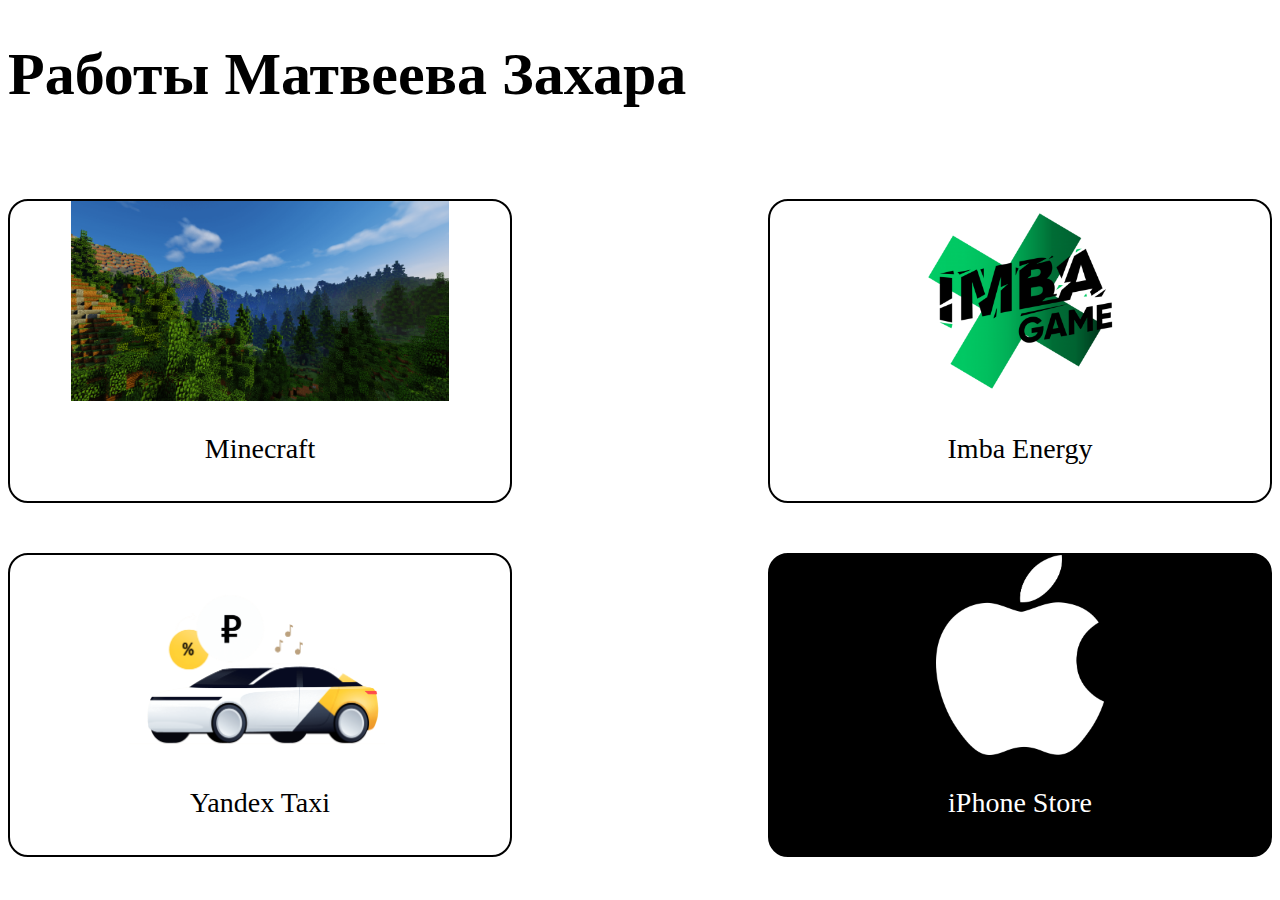
<file: index.html>
<!DOCTYPE html>
<html lang="en">
<head>
	<meta charset="UTF-8">
	<meta name="viewport" content="width=device-width, initial-scale=1.0">
	<title>Работы Матвеев Захар</title>
	<link rel="stylesheet" href="style.css">
</head>
<body>

	<h1>Работы Матвеева Захара</h1>
	<div class="links">

		<a href="MineWiki/index.html">
			<img src="bg.png" alt="">
			<p>Minecraft</p>
		</a>

		<a href="imba/index.html">
			<img src="logo-imba.png" alt="">
			<p>Imba Energy</p>
		</a>

		<a href="taxi/index.html">
			<img src="avto.png" alt="">
			<p>Yandex Taxi</p>
		</a>

		<a href="iphone/index.html" class="appl">
			<img src="logo.png" alt="">
			<p>iPhone Store</p>
		</a>

	</div>




</body>
</html>
</file>
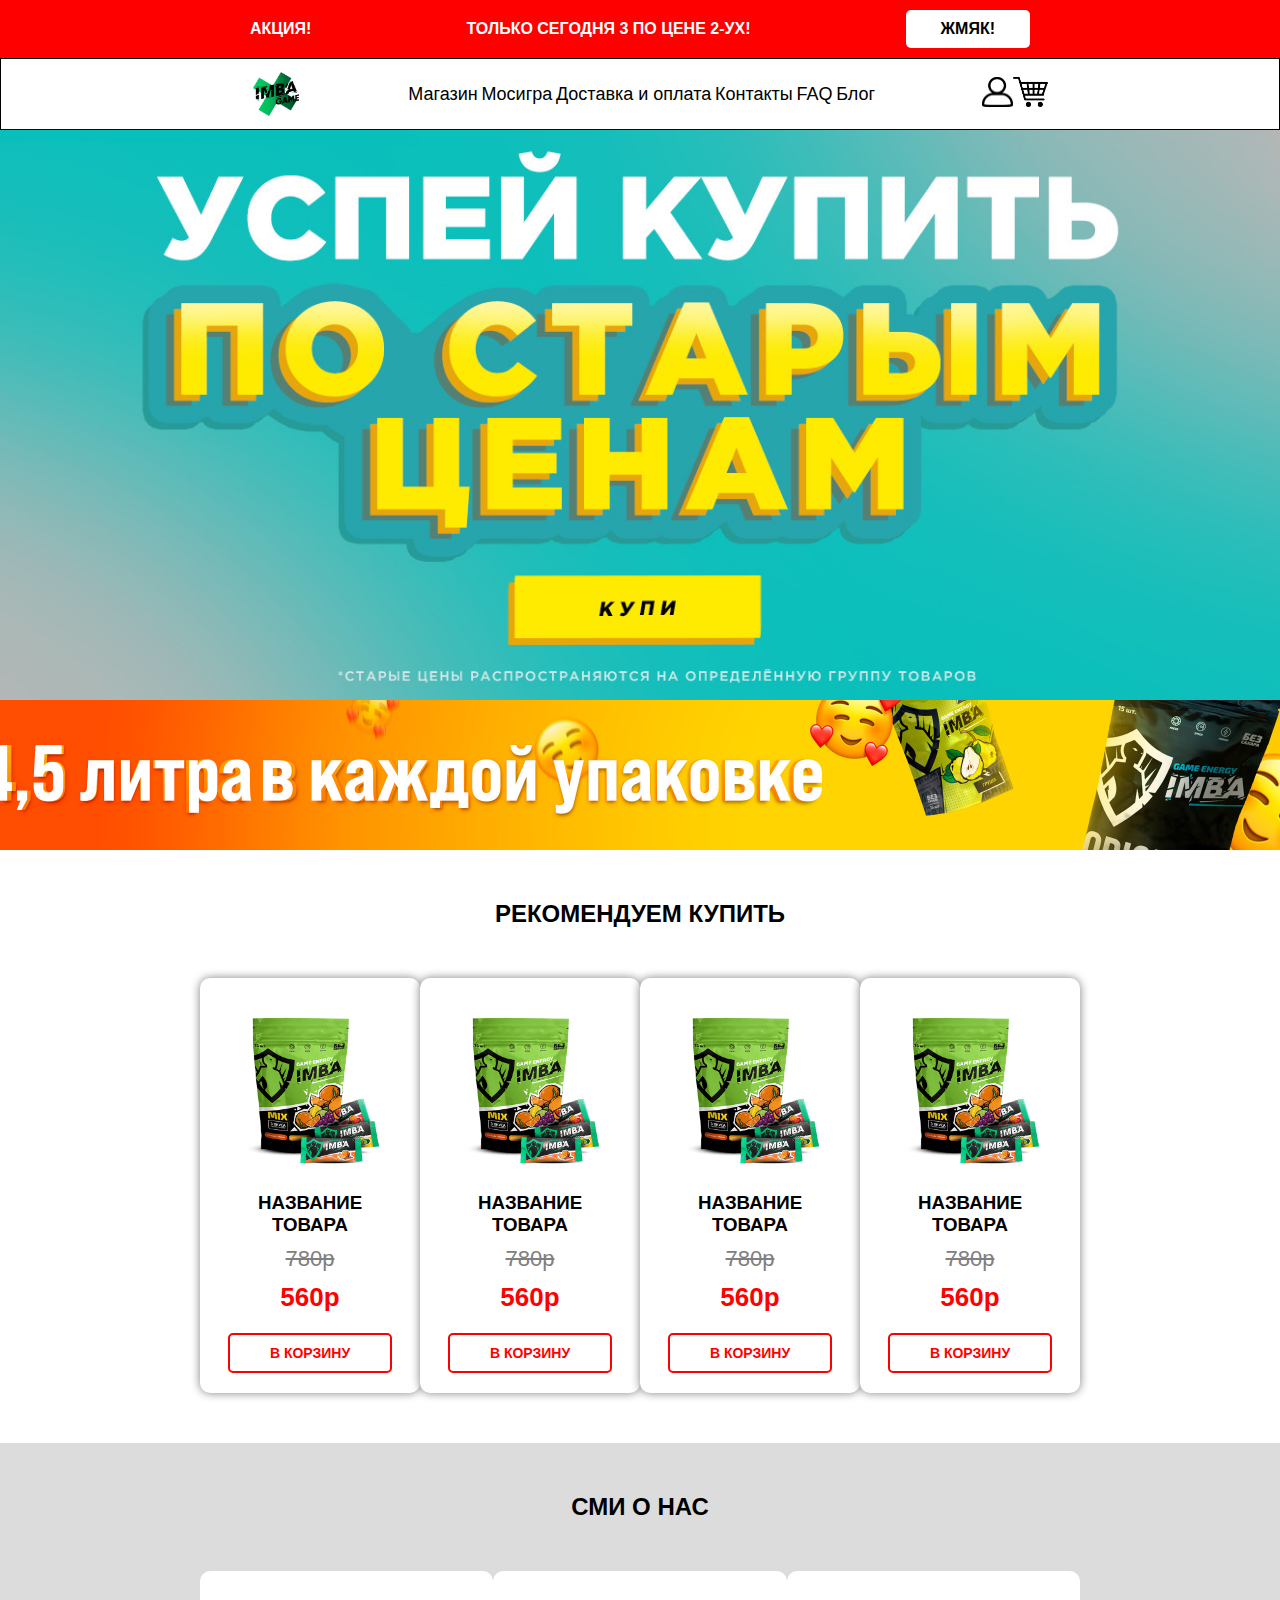
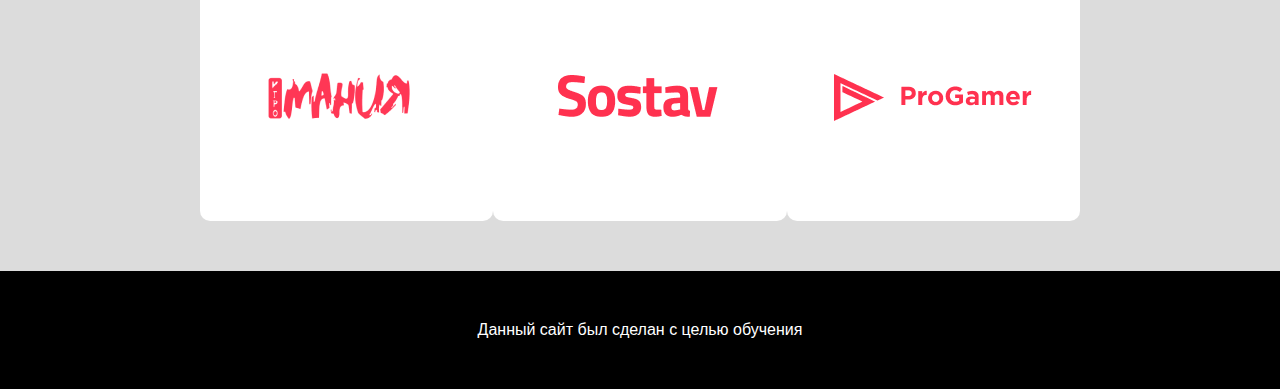
<file: imba/index.html>
<!DOCTYPE html>			<!-- тип документа -->
<html lang="ru">			<!-- основной тег + атрибут языка -->
<head>					<!-- голова - настройка сайта -->
	<meta charset="UTF-8">	<!-- кодировка страницы - русские символы и другие отображались правильно -->
	<meta name="viewport" content="width=device-width, initial-scale=1.0"><!-- спец. тег для адаптации страницы -->
	<title>Imba Energy</title><!--  название вкладки сверху -->
	<link rel="stylesheet" href="style/style.css"><!-- привязка css -->
</head>
<body>
	<div class="sale">						<!-- красный раздел с акцией -->
		<p>акция!</p>						<!-- тег для текста -->
		<p>только сегодня 3 по цене 2-ух!</p>	<!-- тег для текста -->
		<button>ЖМЯК!</button>				<!-- кнопка -->
	</div>								<!-- конец красного раздела с акцией -->

	<div class="hat">						<!-- раздел с навигацией -->
		<img src="style/img/logo.png" alt="">					<!-- картинка логотип -->
		<div class="hat_links">				<!-- раздел с ссылками -->
			<a href="">Магазин</a>			<!-- ссылка -->
			<a href="">Мосигра</a>			<!-- ссылка -->
			<a href="">Доставка и оплата</a>	<!-- ссылка -->
			<a href="">Контакты</a>			<!-- ссылка -->
			<a href="">FAQ</a>				<!-- ссылка -->
			<a href="">Блог</a>				<!-- ссылка -->
		</div>							<!-- конец раздела с ссылками -->
		<div class="hat_cont">				<!-- раздел с корзиной и профилем -->
			<a href=""><img src="style/img/profile.png" alt=""></a>	<!-- картинка в ссылке -->
			<a href=""><img src="style/img/basket.png" alt=""></a>	<!-- картинка в ссылке -->
		</div>							<!-- конец раздела с корзиной и профилем -->
	</div>							<!-- конец раздел с навигацией -->

	<div class="promo">					<!-- большой раздел с картинкой -->
		<a href=""></a>				<!-- ссылка -->
	</div>							<!-- конец большого раздела с картинкой -->

	<div class="sub_promo"></div>			<!-- небольшой раздел с картинкой -->

	<div class="rec">
		<h2>Рекомендуем купить</h2>
		<div class="rec_box">
			<div class="rec_item">
				<img src="style/img/item.png" alt="">
				<h3>Название товара</h3>
				<p class="old_price">780р</p>
				<p class="new_price">560р</p>
				<button>в корзину</button>
			</div>

			<div class="rec_item">
				<img src="style/img/item.png" alt="">
				<h3>Название товара</h3>
				<p class="old_price">780р</p>
				<p class="new_price">560р</p>
				<button>в корзину</button>
			</div>

			<div class="rec_item">
				<img src="style/img/item.png" alt="">
				<h3>Название товара</h3>
				<p class="old_price">780р</p>
				<p class="new_price">560р</p>
				<button>в корзину</button>
			</div>

			<div class="rec_item">
				<img src="style/img/item.png" alt="">
				<h3>Название товара</h3>
				<p class="old_price">780р</p>
				<p class="new_price">560р</p>
				<button>в корзину</button>
			</div>
		</div>
	</div>

	<div class="smi">
		<h2>СМИ о нас</h2>
		<div class="smi_box">
			<div class="smi_item mania">
				Lorem ipsum dolor sit amet, consectetur adipisicing elit. Magni dolor atque, rem.
			</div>

			<div class="smi_item sostav">
				Lorem ipsum dolor sit amet, consectetur adipisicing elit. Magni dolor atque, rem.
			</div>

			<div class="smi_item progamer">
				Lorem ipsum dolor sit amet, consectetur adipisicing elit. Magni dolor atque, rem.
			</div>
		</div>
	</div>


	<div class="footer">
		Данный сайт был сделан с целью обучения
	</div>
</body>
</html>
</file>
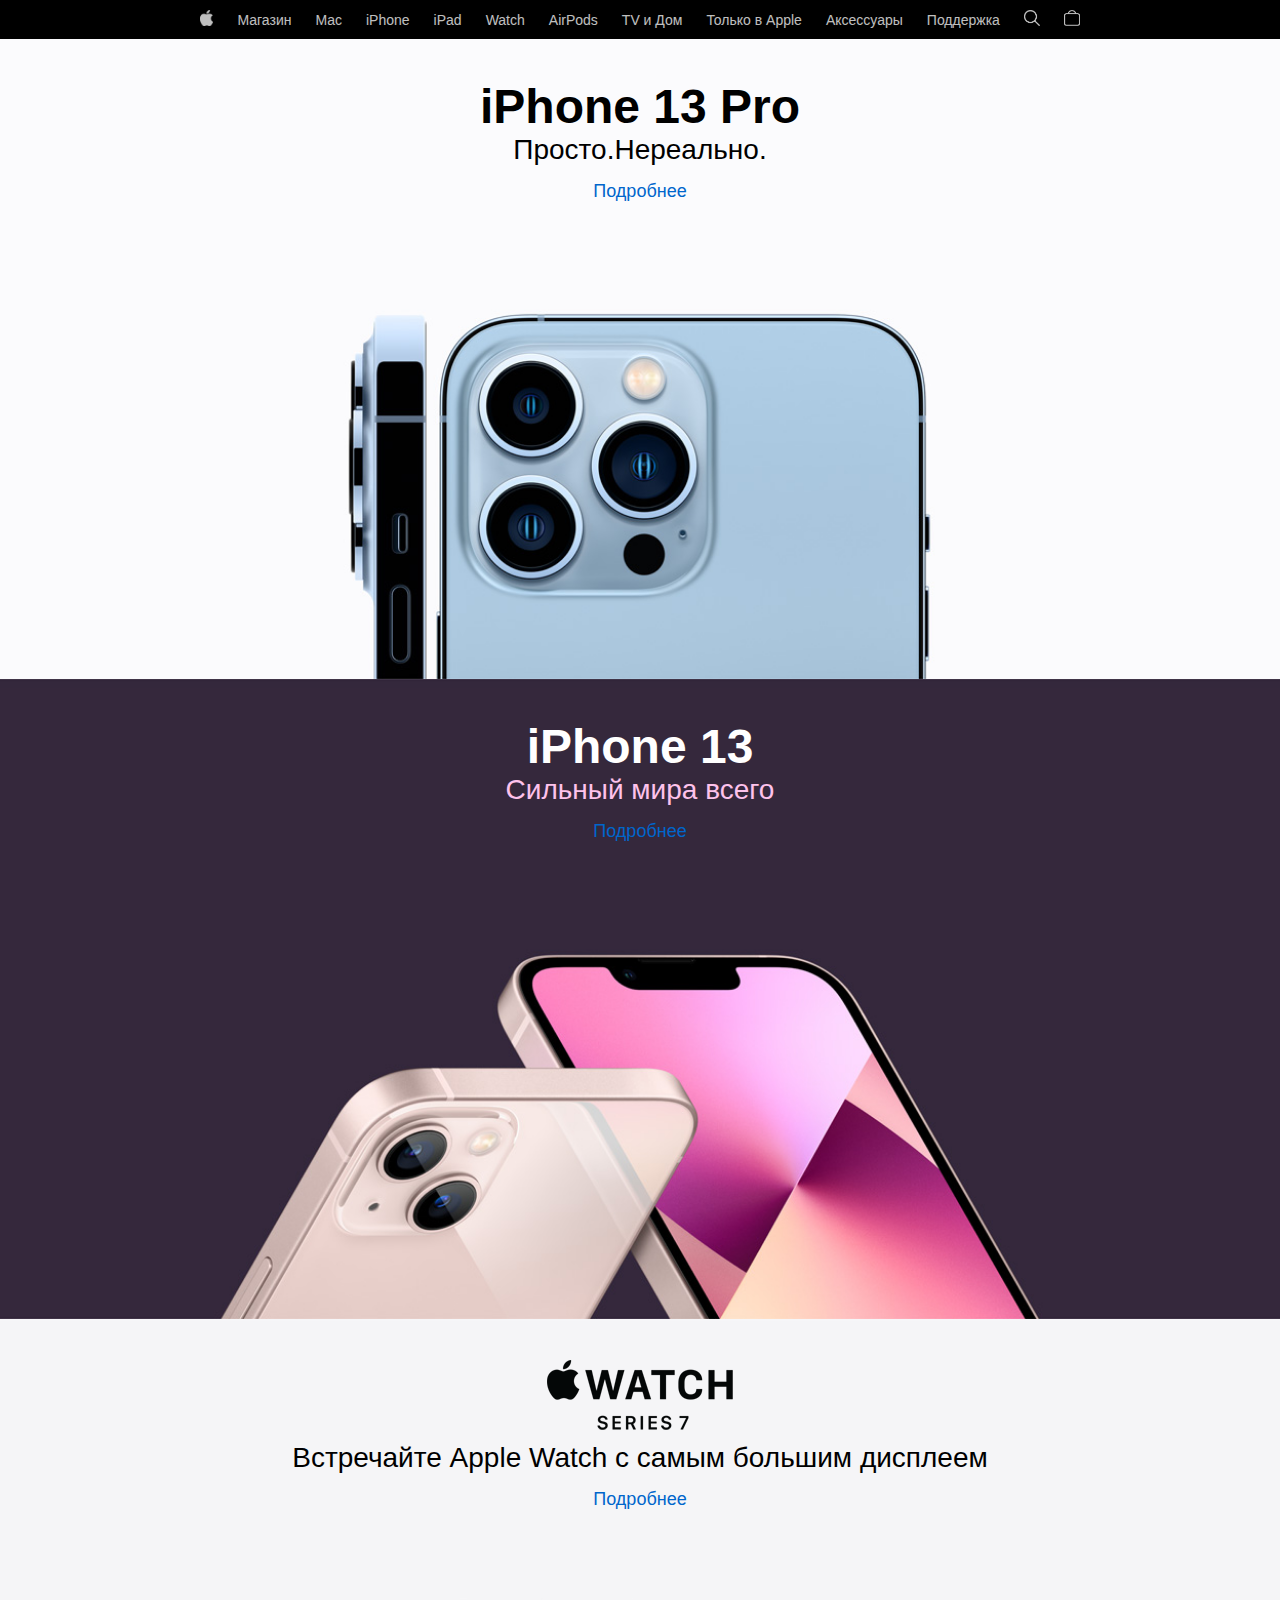
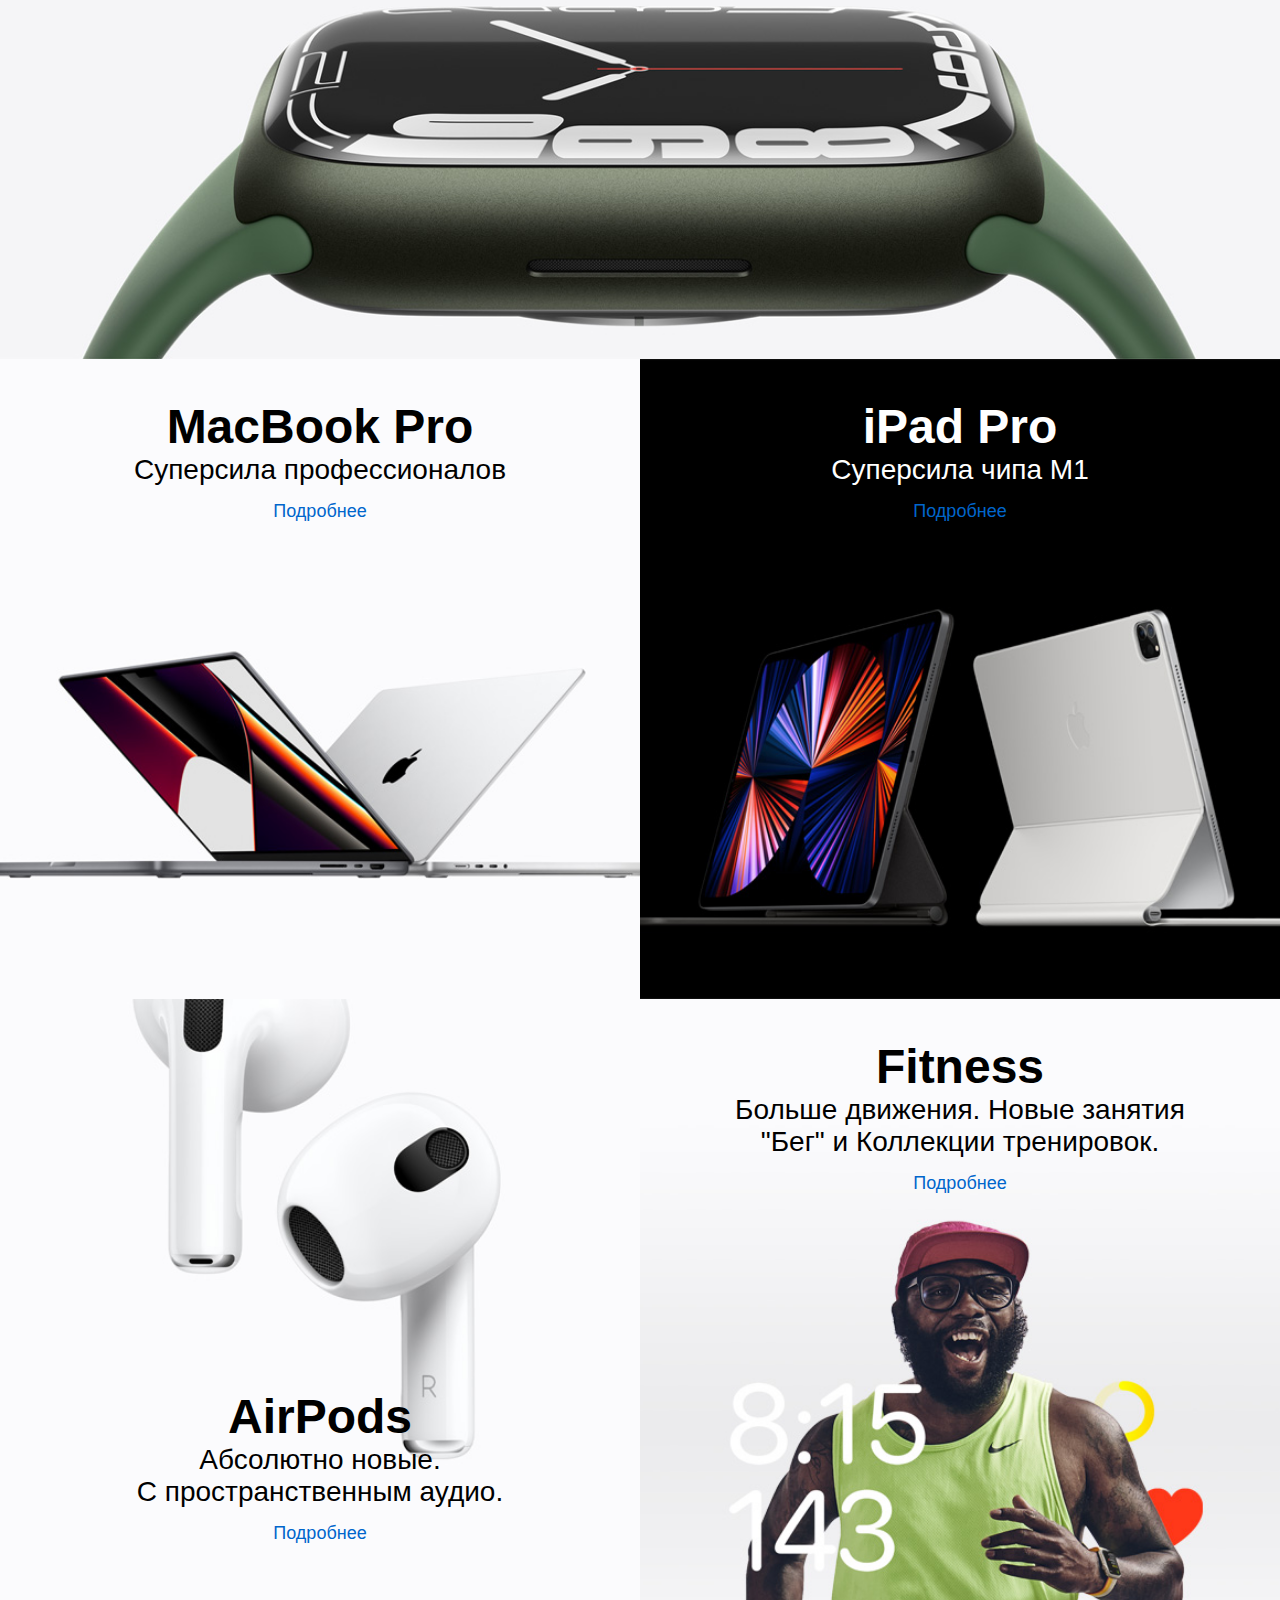
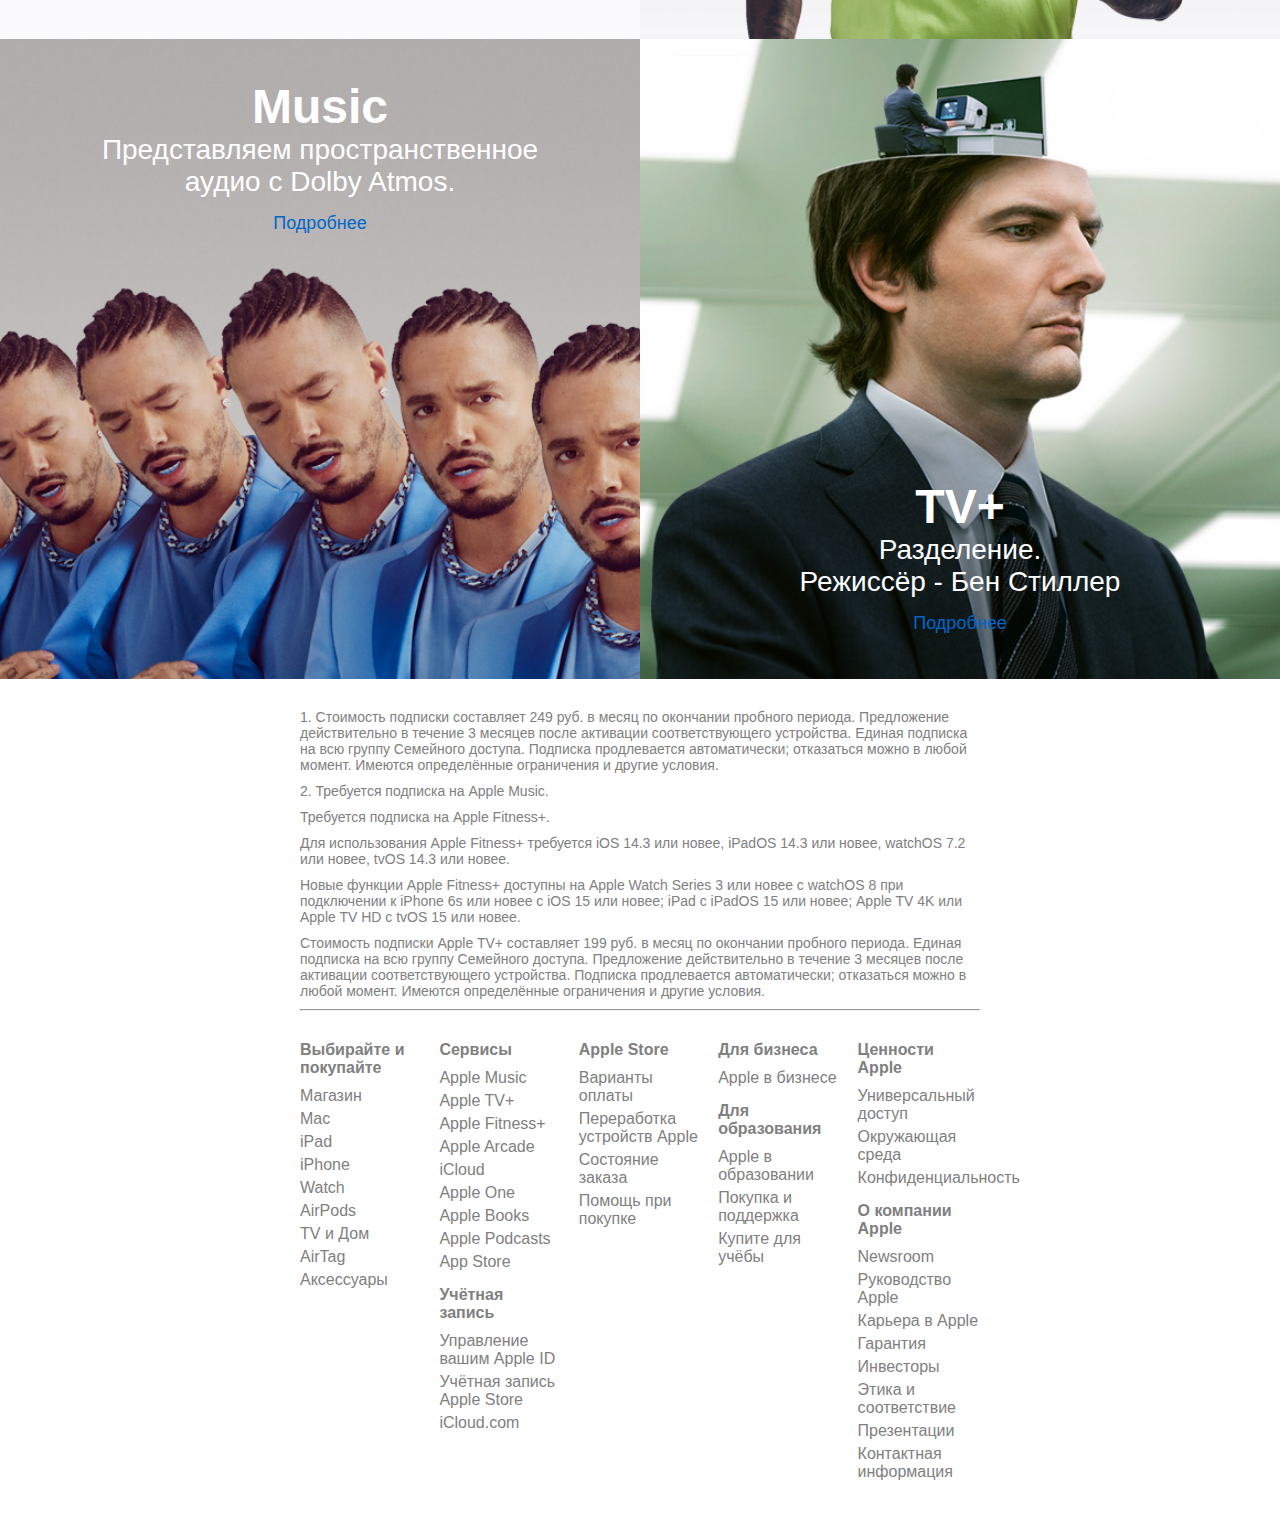
<file: iphone/index.html>
<!DOCTYPE html>
<html lang="ru">
<head>
	<meta charset="UTF-8">	<!-- кодировка -->
	<meta name="viewport" content="width=device-width, initial-scale=1.0">
	<title>Apple.Home</title>
	<link rel="stylesheet" href="style/style.css">
</head>
<body>
	<div class="hat">
		<a href="index.html"><img src="style/img/logo.png" alt=""></a>
		<a href="store.html">Магазин</a>
		<a href="mac.html">Mac</a>
		<a href="">iPhone</a>
		<a href="">iPad</a>
		<a href="">Watch</a>
		<a href="">AirPods</a>
		<a href="">TV и Дом</a>
		<a href="">Только в Apple</a>
		<a href="">Аксессуары</a>
		<a href="">Поддержка</a>
		<a href=""><img src="style/img/search.png" alt=""></a>
		<a href=""><img src="style/img/bag.png" alt=""></a>
	</div>

	<div class="promo iphone13pro">
		<h2>iPhone 13 Pro</h2>
		<h3>Просто.Нереально.</h3>
		<a href="">Подробнее</a>
	</div>

	<div class="promo iphone13">
		<h2>iPhone 13</h2>
		<h3>Сильный мира всего</h3>
		<a href="">Подробнее</a>
	</div>
	<div class="promo watch">
		<h2><img src="style/img/watch_logo.png" alt=""></h2>
		<h3>Встречайте Apple Watch с самым большим дисплеем</h3>
		<a href="">Подробнее</a>
	</div>

	<div class="promo_container">
		<div class="promo promo_little macbook">
			<h2>MacBook Pro</h2>
			<h3>Суперсила профессионалов</h3>
			<a href="">Подробнее</a>
		</div>
		<div class="promo promo_little ipad">
			<h2>iPad Pro</h2>
			<h3>Суперсила чипа M1</h3>
			<a href="">Подробнее</a>
		</div>
	</div>


	<!-- дз -->
	<div class="promo_container">
		<div class="promo promo_little airpods">
			<h2>AirPods</h2>
			<h3>Абсолютно новые. <br> С пространственным аудио.</h3>
			<a href="">Подробнее</a>
		</div>
		<div class="promo promo_little fitness">
			<h2>Fitness</h2>
			<h3>Больше движения. Новые занятия <br> "Бег" и Коллекции тренировок.</h3>
			<a href="">Подробнее</a>
		</div>
	</div>


	<div class="promo_container">
		<div class="promo promo_little music">
			<h2>Music</h2>
			<h3>Представляем пространственное <br> аудио с Dolby Atmos.</h3>
			<a href="">Подробнее</a>
		</div>
		<div class="promo promo_little tv">
			<h2>TV+</h2>
			<h3>Разделение. <br> Режиссёр - Бен Стиллер</h3>
			<a href="">Подробнее</a>
		</div>
	</div>


	<div class="footer">
		<div class="footer_info">
			<p>1. Стоимость подписки составляет 249 руб. в месяц по окончании пробного периода. Предложение действительно в течение 3 месяцев после активации соответствующего устройства. Единая подписка на всю группу Семейного доступа. Подписка продлевается автоматически; отказаться можно в любой момент. Имеются определённые ограничения и другие условия.</p>
			<p>2. Требуется подписка на Apple Music.</p>
			<p>Требуется подписка на Apple Fitness+.</p>
			<p>Для использования Apple Fitness+ требуется iOS 14.3 или новее, iPadOS 14.3 или новее, watchOS 7.2 или новее, tvOS 14.3 или новее.</p>
			<p>Новые функции Apple Fitness+ доступны на Apple Watch Series 3 или новее с watchOS 8 при подключении к iPhone 6s или новее с iOS 15 или новее; iPad с iPadOS 15 или новее; Apple TV 4K или Apple TV HD с tvOS 15 или новее.</p>
			<p>Стоимость подписки Apple TV+ составляет 199 руб. в месяц по окончании пробного периода. Единая подписка на всю группу Семейного доступа. Предложение действительно в течение 3 месяцев после активации соответствующего устройства. Подписка продлевается автоматически; отказаться можно в любой момент. Имеются определённые ограничения и другие условия.</p>
		</div>
		<hr>
		<div class="footer_row">
			<div class="footer_column">
				<h4>Выбирайте и покупайте</h4>
				<a href="">Магазин</a>
				<a href="">Mac</a>
				<a href="">iPad</a>
				<a href="">iPhone</a>
				<a href="">Watch</a>
				<a href="">AirPods</a>
				<a href="">TV и Дом</a>
				<a href="">AirTag</a>
				<a href="">Аксессуары</a>
			</div>



			<div class="footer_column">
				<h4>Сервисы</h4>
				<a href="">Apple Music</a>
				<a href="">Apple TV+</a>
				<a href="">Apple Fitness+</a>
				<a href="">Apple Arcade</a>
				<a href="">iCloud</a>
				<a href="">Apple One</a>
				<a href="">Apple Books</a>
				<a href="">Apple Podcasts</a>
				<a href="">App Store</a>
				<h4>Учётная запись</h4>
				<a href="">Управление вашим Apple ID</a>
				<a href="">Учётная запись Apple Store</a>
				<a href="">iCloud.com</a>
			</div>


			<div class="footer_column">
				<h4>Apple Store</h4>
				<a href="">Варианты оплаты</a>
				<a href="">Переработка устройств Apple</a>
				<a href="">Состояние заказа</a>
				<a href="">Помощь при покупке</a>
			</div>


			<div class="footer_column">
				<h4>Для бизнеса</h4>
				<a href="">Apple в бизнесе</a>
				<h4>Для образования</h4>
				<a href="">Apple в образовании</a>
				<a href="">Покупка и поддержка</a>
				<a href="">Купите для учёбы</a>
			</div>


			<div class="footer_column">
				<h4>Ценности Apple</h4>
				<a href="">Универсальный доступ</a>
				<a href="">Окружающая среда</a>
				<a href="">Конфиденциальность</a>
				<h4>О компании Apple</h4>
				<a href="">Newsroom</a>
				<a href="">Руководство Apple</a>
				<a href="">Карьера в Apple</a>
				<a href="">Гарантия</a>
				<a href="">Инвесторы</a>
				<a href="">Этика и соответствие</a>
				<a href="">Презентации</a>
				<a href="">Контактная информация</a>
			</div>


		</div>



	</div>






</body>
</html>
</file>
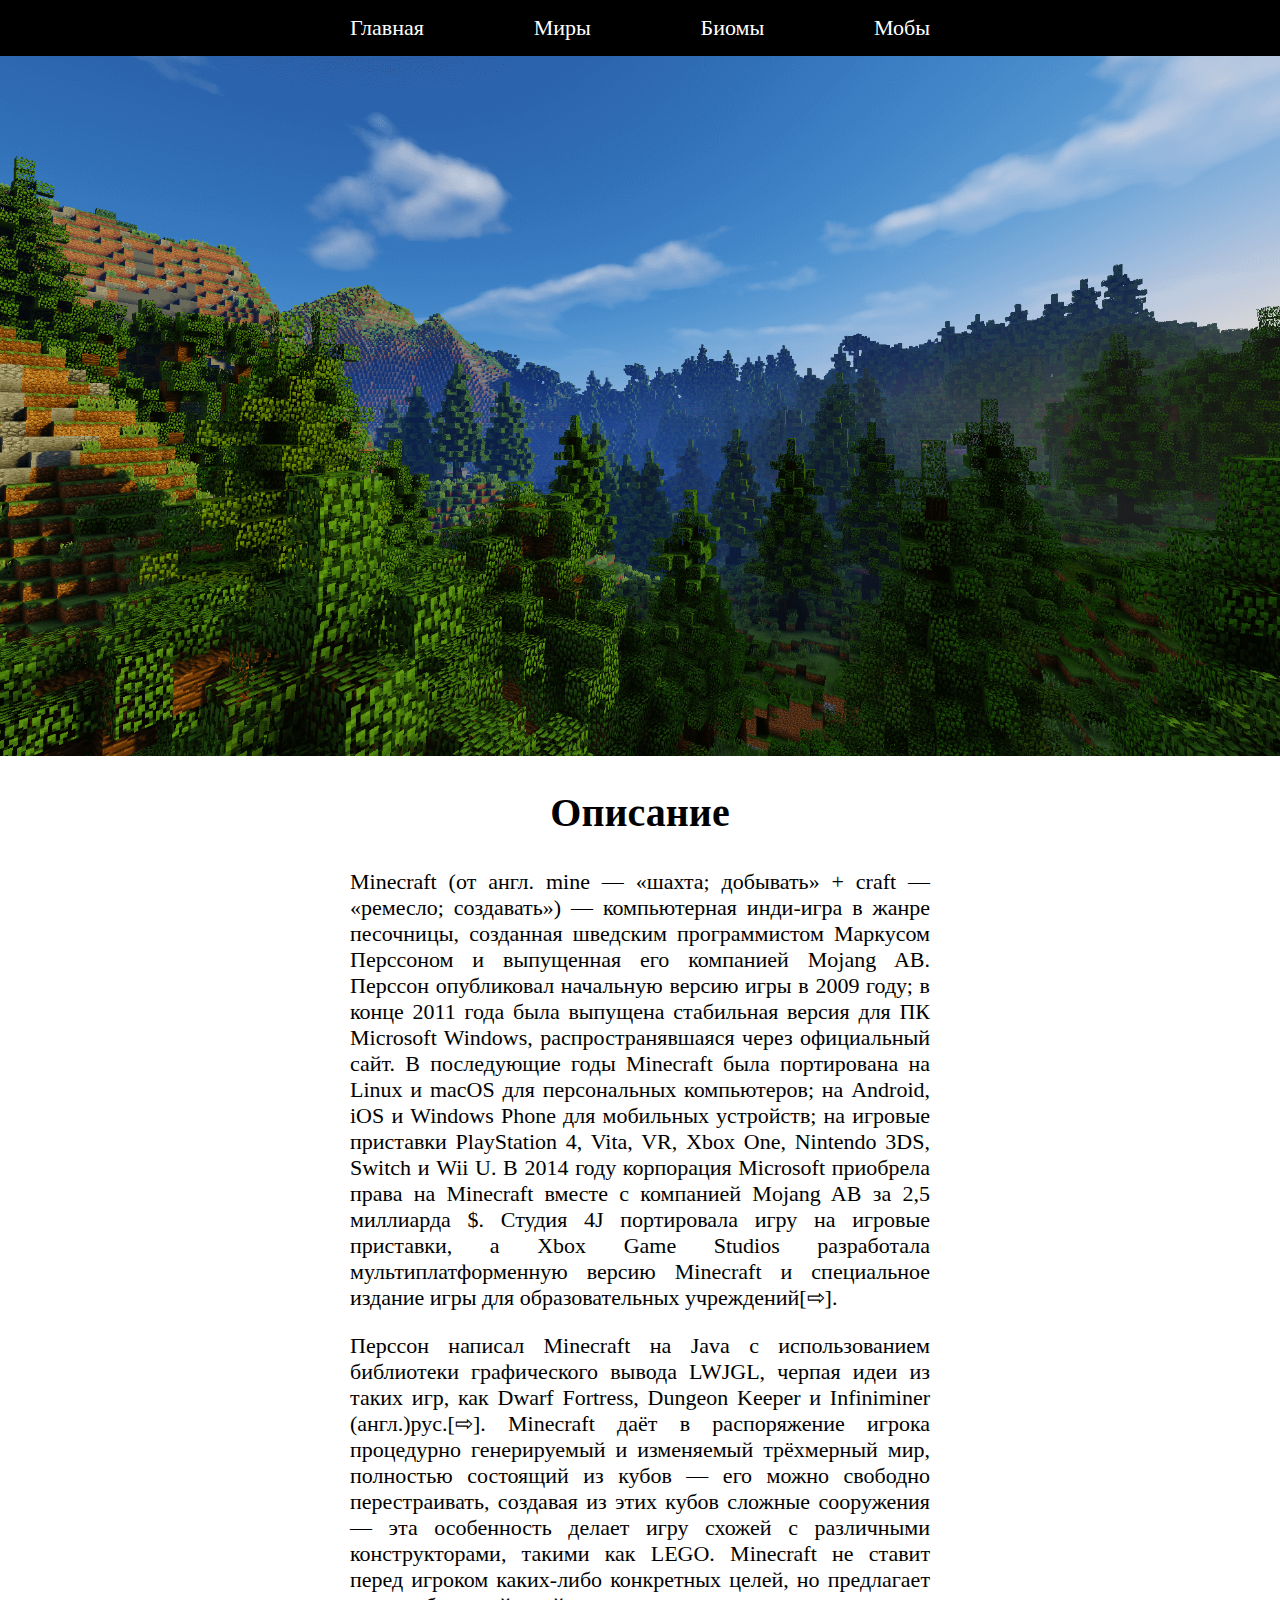
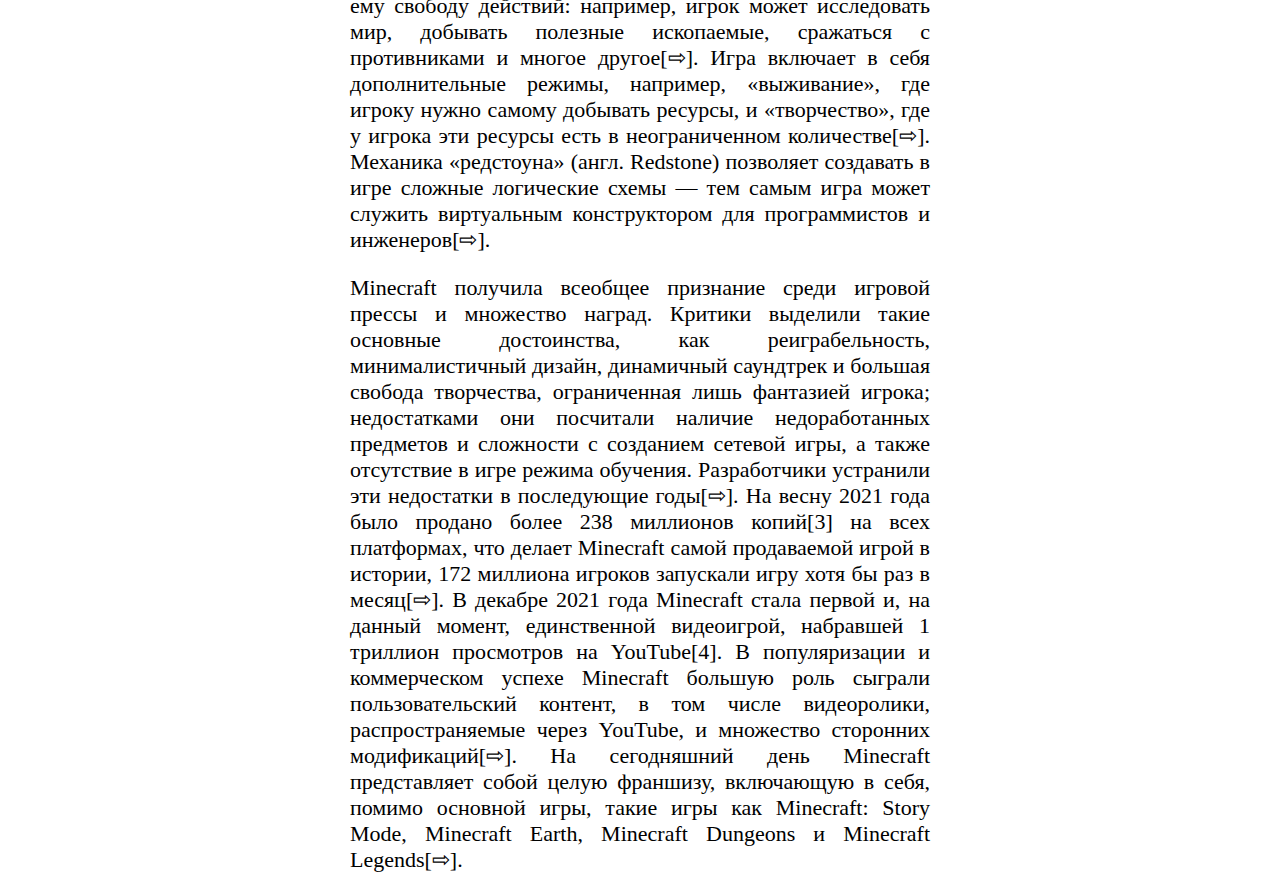
<file: MineWiki/index.html>
<html>
	<head>
		<link rel="stylesheet" href="style.css">
		<title>Minecraft Wiki</title>
	</head>
	<body>
		<div class="hat">
			<a href="">Главная</a>
			<a href="">Миры</a>
			<a href="bioms.html">Биомы</a>
			<a href="mobs.html">Мобы</a>
		</div>


		<div class="promo">
			
		</div>


		<div class="info">
			<h2>Описание</h2>
			<p>Minecraft (от англ. mine — «шахта; добывать» + craft — «ремесло; создавать») — компьютерная инди-игра в жанре песочницы, созданная шведским программистом Маркусом Перссоном и выпущенная его компанией Mojang AB. Перссон опубликовал начальную версию игры в 2009 году; в конце 2011 года была выпущена стабильная версия для ПК Microsoft Windows, распространявшаяся через официальный сайт. В последующие годы Minecraft была портирована на Linux и macOS для персональных компьютеров; на Android, iOS и Windows Phone для мобильных устройств; на игровые приставки PlayStation 4, Vita, VR, Xbox One, Nintendo 3DS, Switch и Wii U. В 2014 году корпорация Microsoft приобрела права на Minecraft вместе с компанией Mojang AB за 2,5 миллиарда $. Студия 4J портировала игру на игровые приставки, а Xbox Game Studios разработала мультиплатформенную версию Minecraft и специальное издание игры для образовательных учреждений[⇨].</p>
			<p>Перссон написал Minecraft на Java с использованием библиотеки графического вывода LWJGL, черпая идеи из таких игр, как Dwarf Fortress, Dungeon Keeper и Infiniminer  (англ.)рус.[⇨]. Minecraft даёт в распоряжение игрока процедурно генерируемый и изменяемый трёхмерный мир, полностью состоящий из кубов — его можно свободно перестраивать, создавая из этих кубов сложные сооружения — эта особенность делает игру схожей с различными конструкторами, такими как LEGO. Minecraft не ставит перед игроком каких-либо конкретных целей, но предлагает ему свободу действий: например, игрок может исследовать мир, добывать полезные ископаемые, сражаться с противниками и многое другое[⇨]. Игра включает в себя дополнительные режимы, например, «выживание», где игроку нужно самому добывать ресурсы, и «творчество», где у игрока эти ресурсы есть в неограниченном количестве[⇨]. Механика «редстоуна» (англ. Redstone) позволяет создавать в игре сложные логические схемы — тем самым игра может служить виртуальным конструктором для программистов и инженеров[⇨].</p>
			<p>Minecraft получила всеобщее признание среди игровой прессы и множество наград. Критики выделили такие основные достоинства, как реиграбельность, минималистичный дизайн, динамичный саундтрек и большая свобода творчества, ограниченная лишь фантазией игрока; недостатками они посчитали наличие недоработанных предметов и сложности с созданием сетевой игры, а также отсутствие в игре режима обучения. Разработчики устранили эти недостатки в последующие годы[⇨]. На весну 2021 года было продано более 238 миллионов копий[3] на всех платформах, что делает Minecraft самой продаваемой игрой в истории, 172 миллиона игроков запускали игру хотя бы раз в месяц[⇨]. В декабре 2021 года Minecraft стала первой и, на данный момент, единственной видеоигрой, набравшей 1 триллион просмотров на YouTube[4]. В популяризации и коммерческом успехе Minecraft большую роль сыграли пользовательский контент, в том числе видеоролики, распространяемые через YouTube, и множество сторонних модификаций[⇨]. На сегодняшний день Minecraft представляет собой целую франшизу, включающую в себя, помимо основной игры, такие игры как Minecraft: Story Mode, Minecraft Earth, Minecraft Dungeons и Minecraft Legends[⇨].</p>
		</div>




















	</body>
</html>
</file>
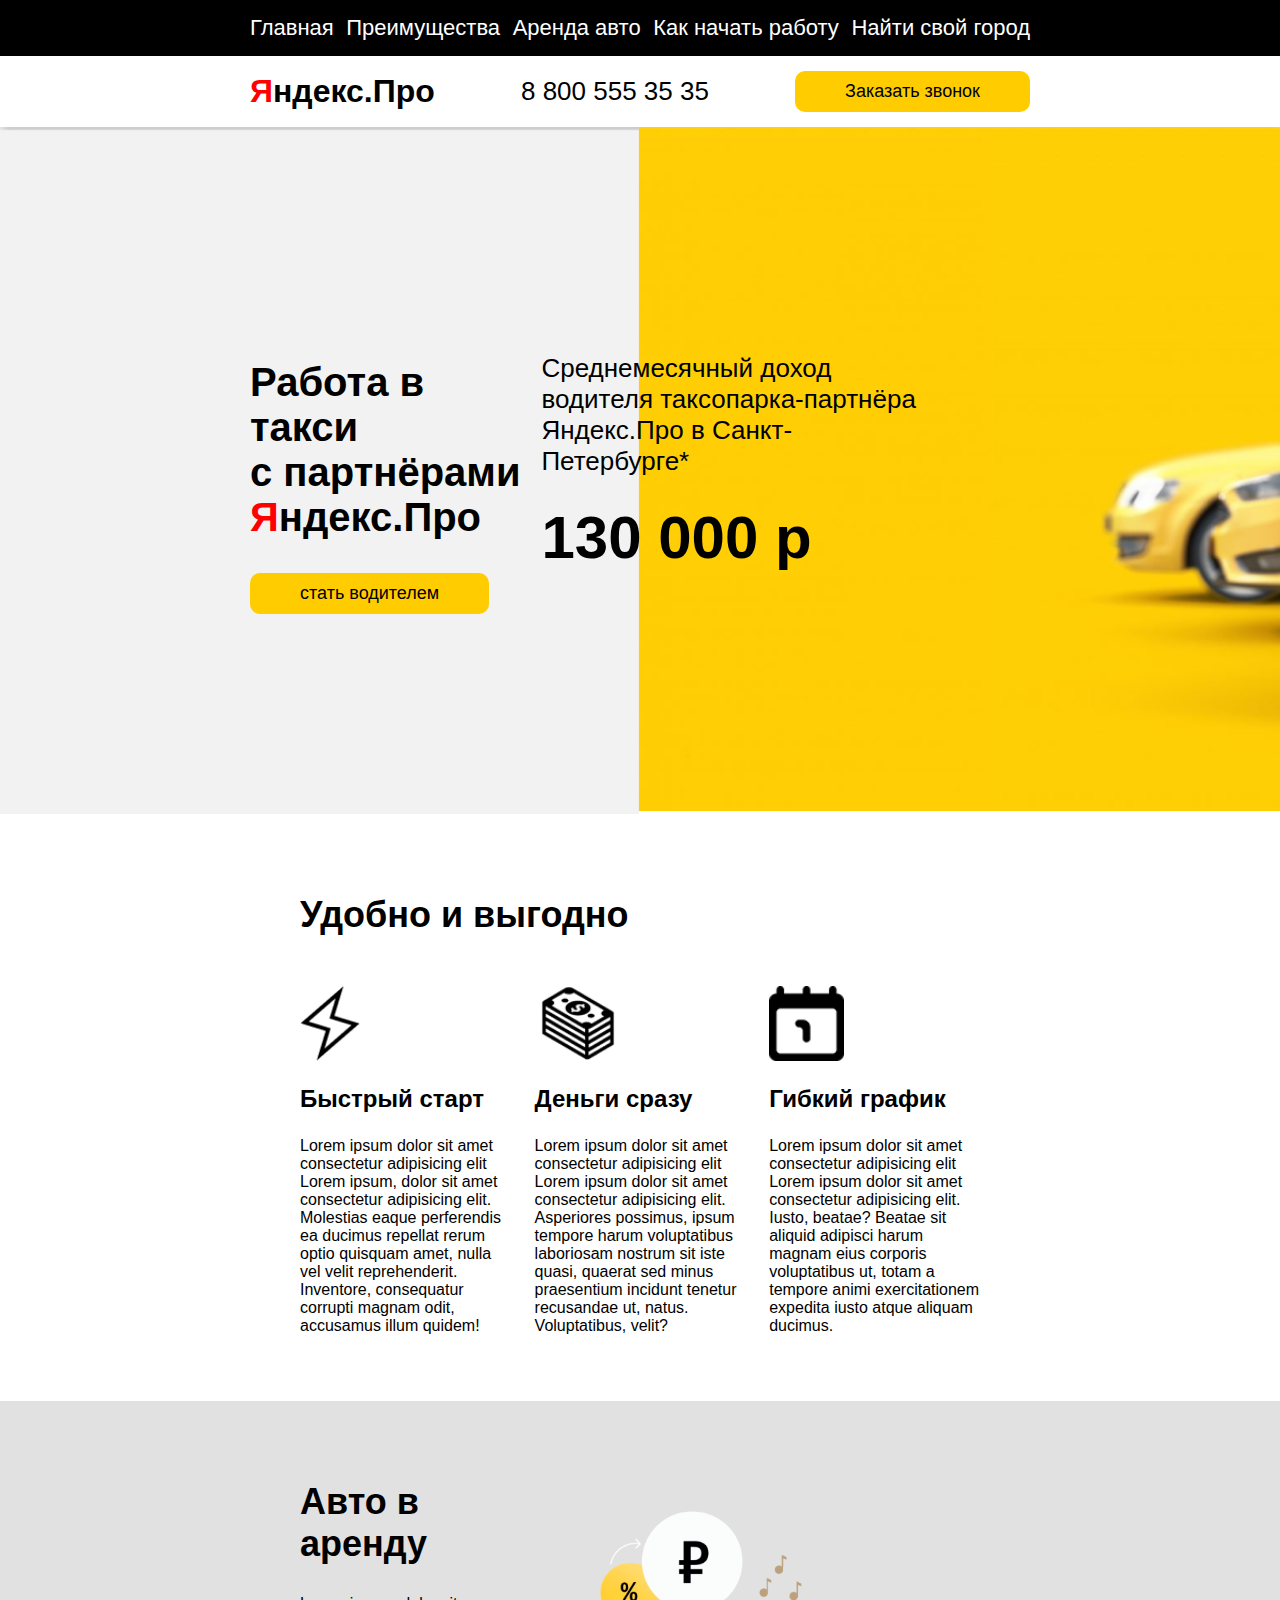
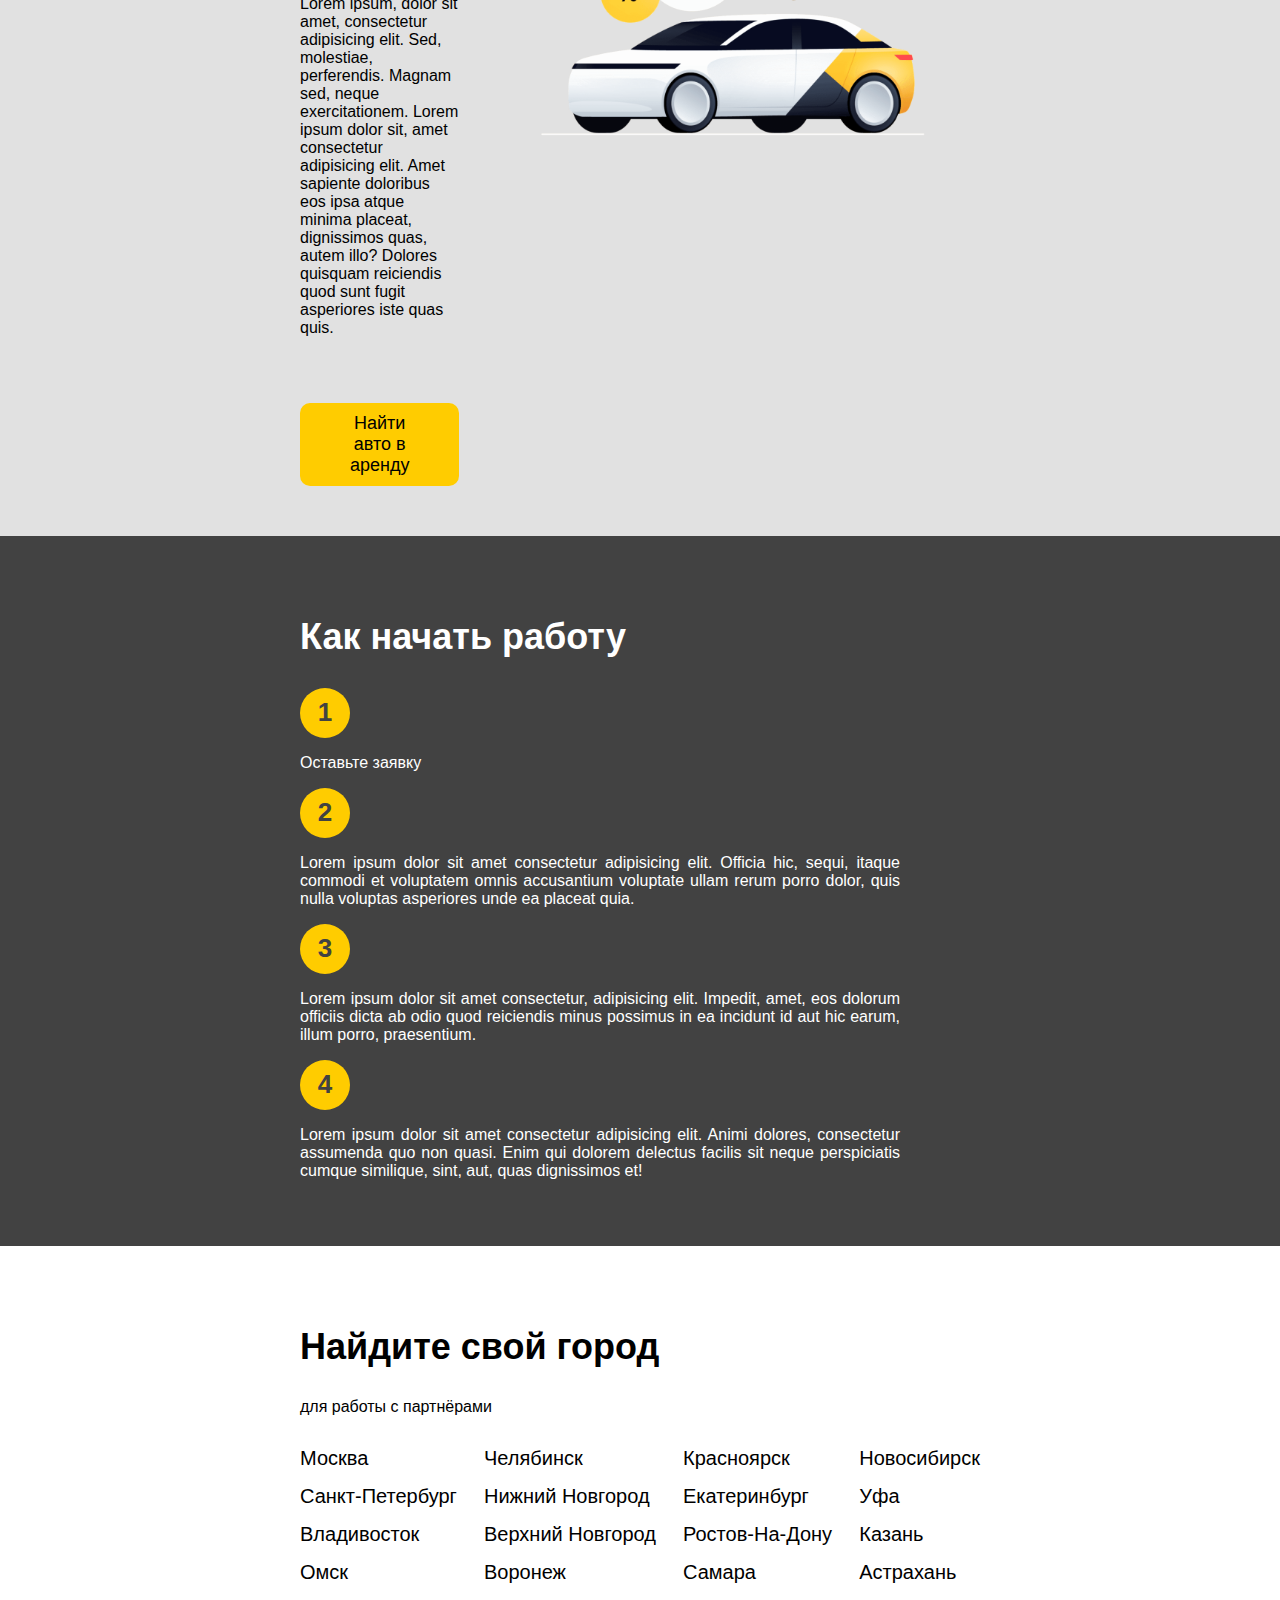
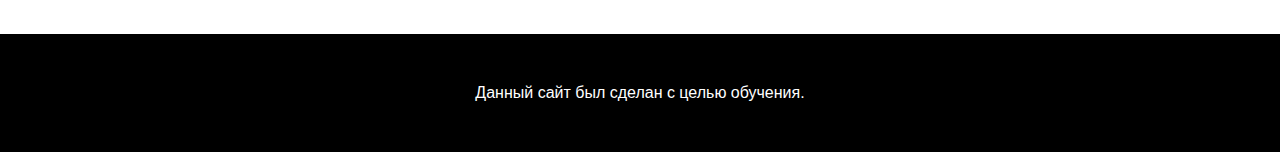
<file: taxi/index.html>
<html>
	<head>
		<link rel="stylesheet" href="style.css">
		<title>Яндекс Такси</title>
	</head>
	<body id="hat">

		<div class="hat">
			<a href="#hat">Главная</a>
			<a href="#comfort">Преимущества</a>
			<a href="#auto">Аренда авто</a>
			<a href="#begin">Как начать работу</a>
			<a href="#box">Найти свой город</a>
		</div>

		<div class="info">
			<h1><span class="red">Я</span>ндекс.Про</h1>
			<p>8 800 555 35 35</p>
			<button>Заказать звонок</button>
		</div>

		<div class="promo">
			<div class="promo_work">
				<h2>Работа в такси <br>с партнёрами <span class="red">Я</span>ндекс.Про</h2>
				<button>стать водителем</button>
			</div>

			<div class="promo_pay">
				<p>
					Среднемесячный доход водителя
					таксопарка-партнёра Яндекс.Про
					в Санкт-Петербурге*
				</p>

				<b>130 000 p</b>
			</div>
		</div>



		<div id="comfort" class="comfort">
			<h2>Удобно и выгодно</h2>
			<div class="comfort_box">
				
				<div class="comfort_box_item">
					<img src="img/comfort5.png" alt="">
					<h3>Быстрый старт</h3>
					<p>Lorem ipsum dolor sit amet consectetur adipisicing elit Lorem ipsum, dolor sit amet consectetur adipisicing elit. Molestias eaque perferendis ea ducimus repellat rerum optio quisquam amet, nulla vel velit reprehenderit. Inventore, consequatur corrupti magnam odit, accusamus illum quidem!</p>
				</div>

				<div class="comfort_box_item">
					<img src="img/comfort6.png" alt="">
					<h3>Деньги сразу</h3>
					<p>Lorem ipsum dolor sit amet consectetur adipisicing elit Lorem ipsum dolor sit amet consectetur adipisicing elit. Asperiores possimus, ipsum tempore harum voluptatibus laboriosam nostrum sit iste quasi, quaerat sed minus praesentium incidunt tenetur recusandae ut, natus. Voluptatibus, velit?</p>
				</div>

				<div class="comfort_box_item">
					<img src="img/comfort2.png" alt="">
					<h3>Гибкий график</h3>
					<p>Lorem ipsum dolor sit amet consectetur adipisicing elit Lorem ipsum dolor sit amet consectetur adipisicing elit. Iusto, beatae? Beatae sit aliquid adipisci harum magnam eius corporis voluptatibus ut, totam a tempore animi exercitationem expedita iusto atque aliquam ducimus.</p>
				</div>
			</div>
		</div>

		<div id="auto" class="auto">
			<div class="auto_box">
				<div class="auto_box_info">
					<h2>Авто в аренду</h2>
					<p>Lorem ipsum, dolor sit amet, consectetur adipisicing elit. Sed, molestiae, perferendis. Magnam sed, neque exercitationem. Lorem ipsum dolor sit, amet consectetur adipisicing elit. Amet sapiente doloribus eos ipsa atque minima placeat, dignissimos quas, autem illo? Dolores quisquam reiciendis quod sunt fugit asperiores iste quas quis.</p>
					<button>Найти авто в аренду</button>
				</div>
				<img src="img/avto.png" alt="">
			</div>
		</div>


		<div id="begin" class="begin">
			<h2>Как начать работу</h2>


			<div class="begin_circle">1</div>
			<p>Оставьте заявку</p>


			<div class="begin_circle">2</div>
			<p>Lorem ipsum dolor sit amet consectetur adipisicing elit. Officia hic, sequi, itaque commodi et voluptatem omnis accusantium voluptate ullam rerum porro dolor, quis nulla voluptas asperiores unde ea placeat quia.</p>

			<div class="begin_circle">3</div>
			<p>Lorem ipsum dolor sit amet consectetur, adipisicing elit. Impedit, amet, eos dolorum officiis dicta ab odio quod reiciendis minus possimus in ea incidunt id aut hic earum, illum porro, praesentium.</p>


			<div class="begin_circle">4</div>
			<p>Lorem ipsum dolor sit amet consectetur adipisicing elit. Animi dolores, consectetur assumenda quo non quasi. Enim qui dolorem delectus facilis sit neque perspiciatis cumque similique, sint, aut, quas dignissimos et!</p>
		</div>


		<div id="box" class="box">
			<h2>Найдите свой город</h2>
			<p>для работы с партнёрами</p>
			<div class="box_container">
				<div class="box_container_item">
					<a href="">Москва</a>
					<a href="">Санкт-Петербург</a>
					<a href="">Владивосток</a>
					<a href="">Омск</a>
				</div>
				<div class="box_container_item">
					<a href="">Челябинск</a>
					<a href="">Нижний Новгород</a>
					<a href="">Верхний Новгород</a>
					<a href="">Воронеж</a>
				</div>
				<div class="box_container_item">
					<a href="">Красноярск</a>
					<a href="">Екатеринбург</a>
					<a href="">Ростов-На-Дону</a>
					<a href="">Самара</a>
				</div>
				<div class="box_container_item">
					<a href="">Новосибирск</a>
					<a href="">Уфа</a>
					<a href="">Казань</a>
					<a href="">Астрахань</a>
				</div>
			</div>
		</div>


		<div class="footer">
			Данный сайт был сделан с целью обучения.
		</div>


	




















	</body>

</html>
</file>
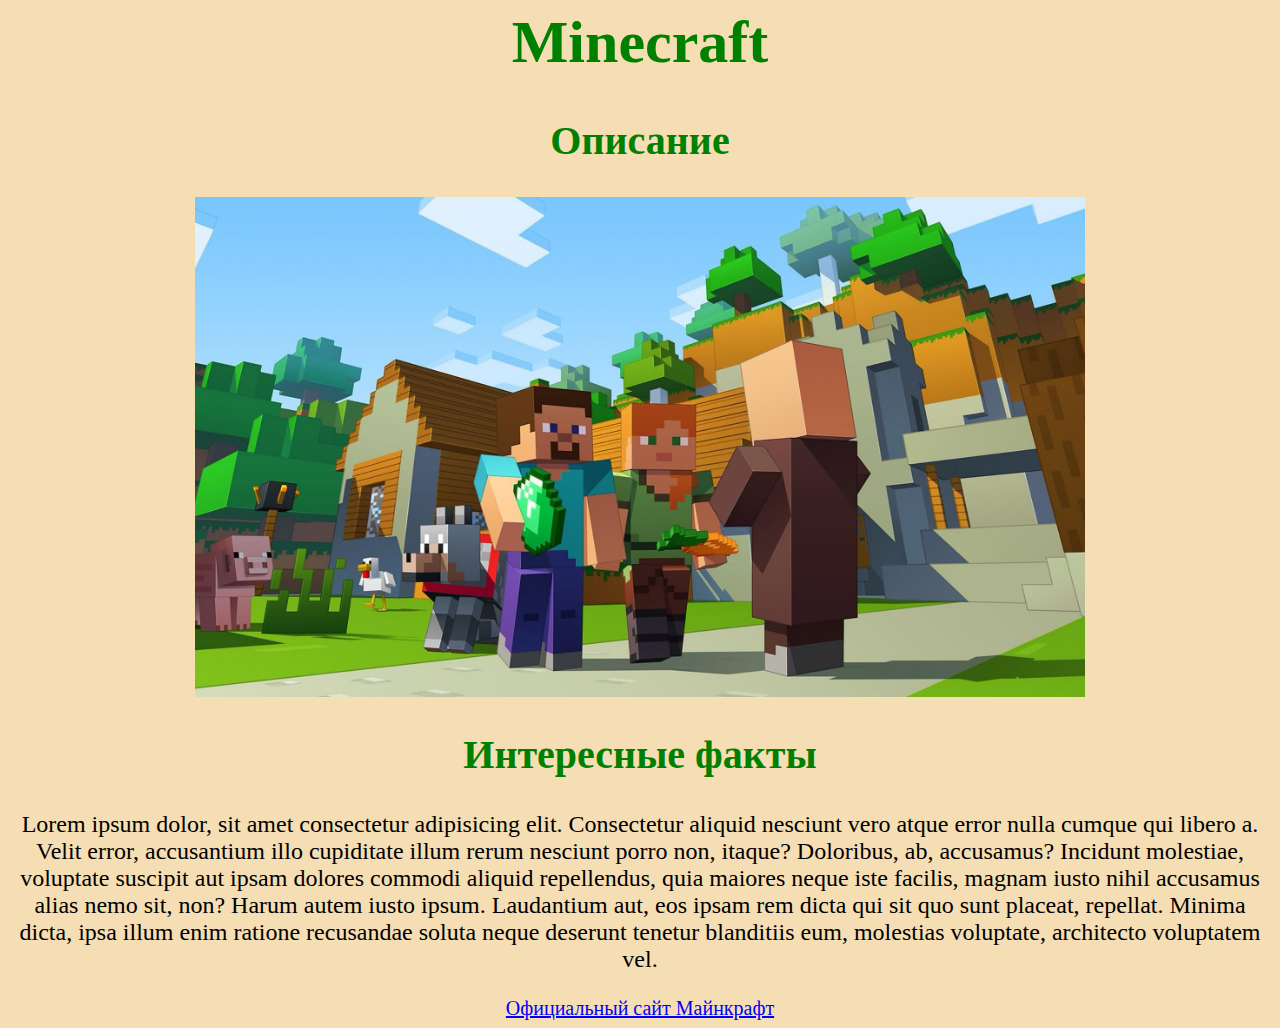
<file: first/minecraft.html>
<html>
<head>
	<link rel="stylesheet" href="style.css">
</head>	
<body>


<h1>Minecraft</h1>
<h2>Описание</h2>
<img src="photo.jpg">
<h2>Интересные факты</h2>
<p>Lorem ipsum dolor, sit amet consectetur adipisicing elit. Consectetur aliquid nesciunt vero atque error nulla cumque qui libero a. Velit error, accusantium illo cupiditate illum rerum nesciunt porro non, itaque?
Doloribus, ab, accusamus? Incidunt molestiae, voluptate suscipit aut ipsam dolores commodi aliquid repellendus, quia maiores neque iste facilis, magnam iusto nihil accusamus alias nemo sit, non? Harum autem iusto ipsum.
Laudantium aut, eos ipsam rem dicta qui sit quo sunt placeat, repellat. Minima dicta, ipsa illum enim ratione recusandae soluta neque deserunt tenetur blanditiis eum, molestias voluptate, architecto voluptatem vel.</p>

<a href="https://www.minecraft.net/ru-ru">Официальный сайт Майнкрафт</a>














</body>
</html>
</file>
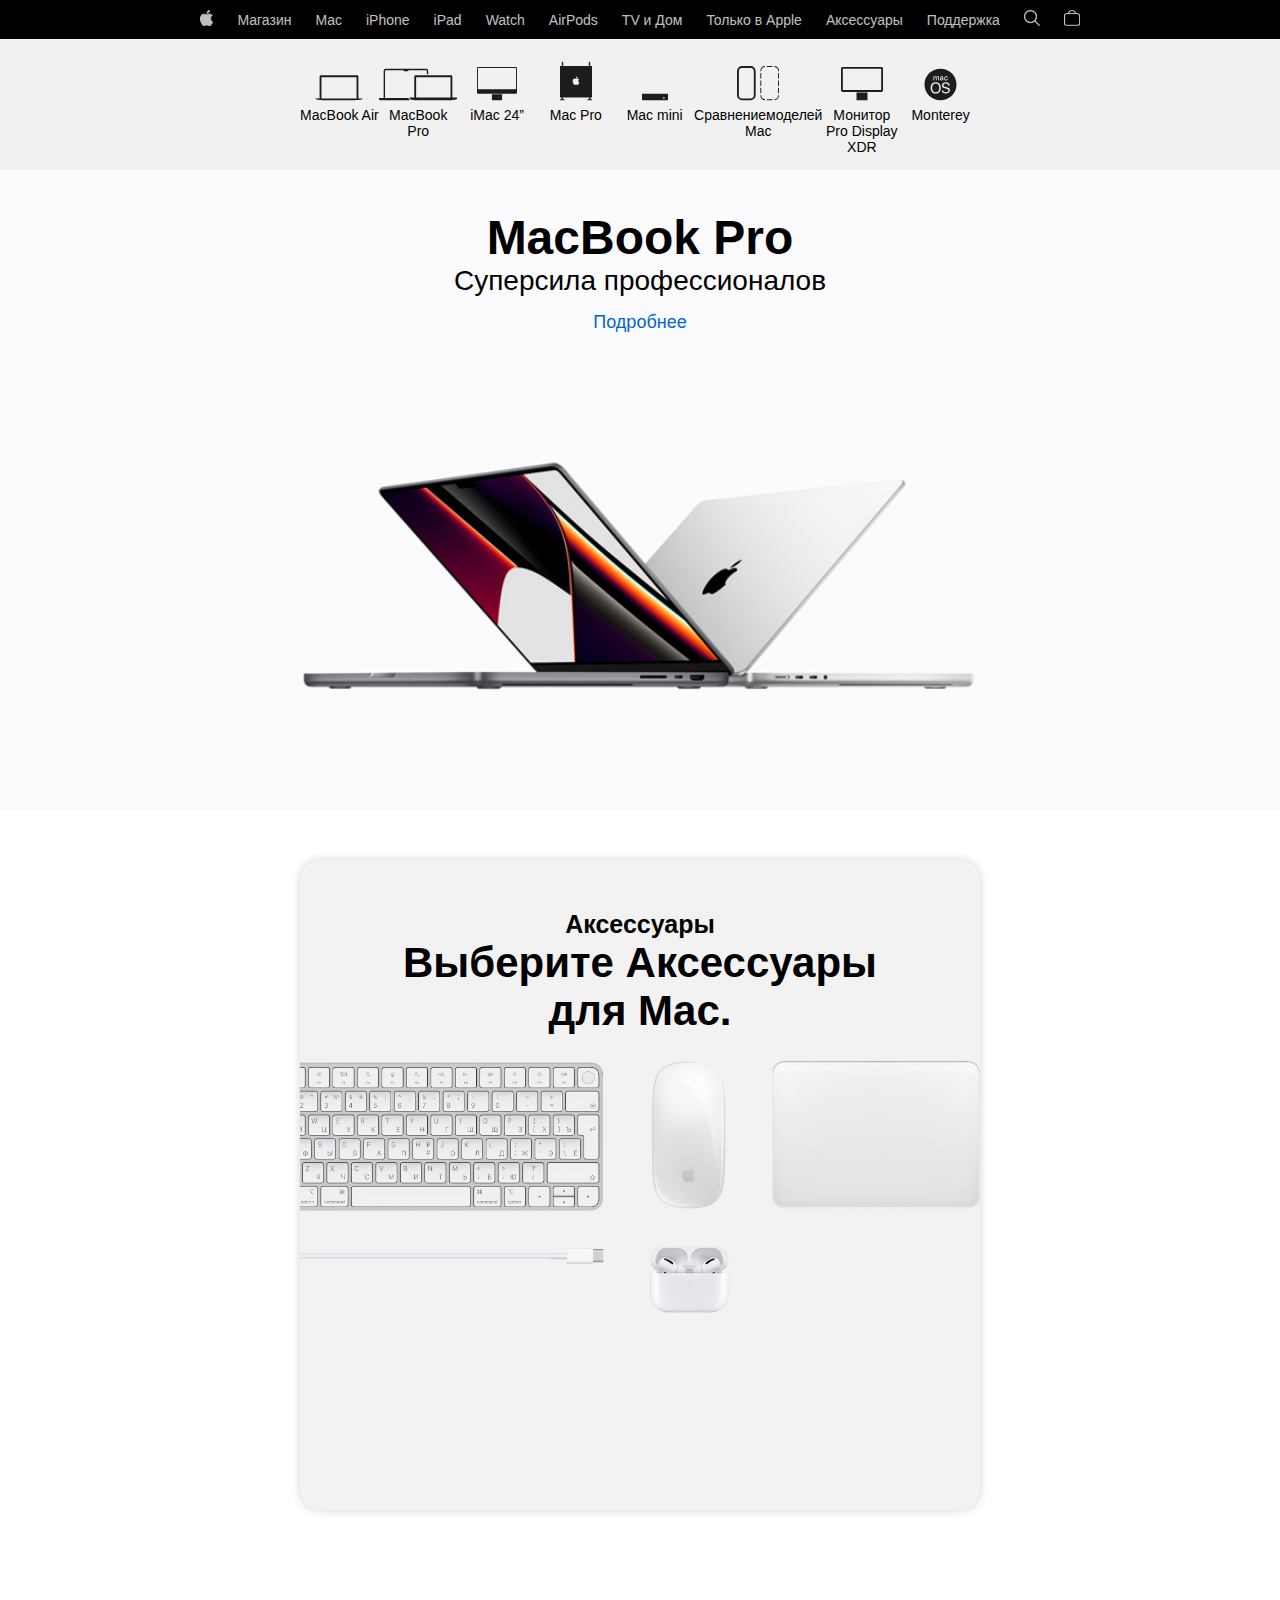
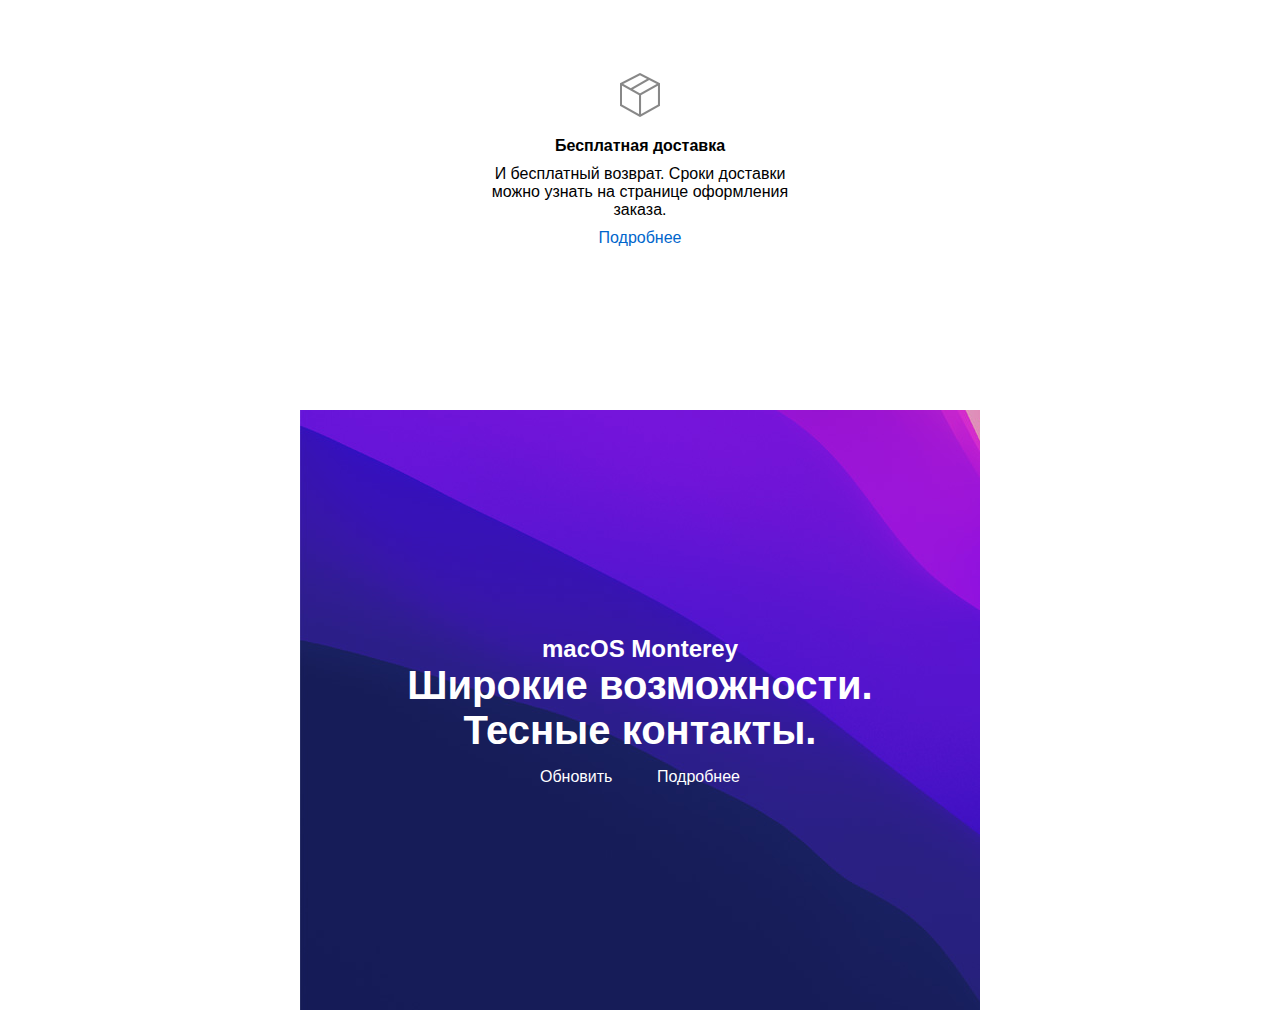
<file: iphone/mac.html>
<!DOCTYPE html>
<html lang="ru">
<head>
	<meta charset="UTF-8">	<!-- кодировка -->
	<meta name="viewport" content="width=device-width, initial-scale=1.0">
	<title>Apple.Mac</title>
	<link rel="stylesheet" href="style/style.css">
</head>
<body>
	<div class="hat">
		<a href="index.html"><img src="style/img/logo.png" alt=""></a>
		<a href="store.html">Магазин</a>
		<a href="mac.html">Mac</a>	
		<a href="">iPhone</a>
		<a href="">iPad</a>
		<a href="">Watch</a>
		<a href="">AirPods</a>
		<a href="">TV и Дом</a>
		<a href="">Только в Apple</a>
		<a href="">Аксессуары</a>
		<a href="">Поддержка</a>
		<a href=""><img src="style/img/search.png" alt=""></a>
		<a href=""><img src="style/img/bag.png" alt=""></a>
	</div>

	<div class="mac_category">
		<a href="">
			<img src="style/img/mac/1.svg" alt="">
			<p>MacBook Air</p>
		</a>
		<a href="">
			<img src="style/img/mac/2.svg" alt="">
			<p>MacBook Pro</p>
		</a>
		<a href="">
			<img src="style/img/mac/3.svg" alt="">
			<p>iMac 24”</p>
		</a>
		<a href="">
			<img src="style/img/mac/4.svg" alt="">
			<p>Mac Pro</p>
		</a>
		<a href="">
			<img src="style/img/mac/5.svg" alt="">
			<p>Mac mini</p>
		</a>
		<a href="">
			<img src="style/img/mac/6.svg" alt="">
			<p>Сравнениемоделей Mac</p>
		</a>
		<a href="">
			<img src="style/img/mac/7.svg" alt="">
			<p>Монитор Pro Display XDR</p>
		</a>
		<a href="">
			<img src="style/img/mac/8.svg" alt="">
			<p>Monterey</p>
		</a>
	</div>
	<div class="promo macbook">
		<h2>MacBook Pro</h2>
		<h3>Суперсила профессионалов</h3>
		<a href="">Подробнее</a>
	</div>

	<div class="container">
		<div class="accs">
			<h2>Аксессуары</h2>
			<h3>Выберите Аксессуары <br> для Mac.</h3>
		</div>

		<div class="delivery">
			<img src="style/img/box.png" alt="">
			<h4>Бесплатная доставка</h4>
			<p>И бесплатный возврат.
				Сроки доставки можно узнать
				на странице оформления заказа.
			</p>
			<a href="">Подробнее</a>
		</div>

		<div class="opp">
			<h2>macOS Monterey</h2>
			<h3>
				Широкие возможности.  <br>
				Тесные контакты.
			</h3>
			<div class="opp_links">
				<a href="">Обновить</a>
				<a href="">Подробнее</a>
			</div>
		</div>






		
	</div>





</body>
</html>
</file>
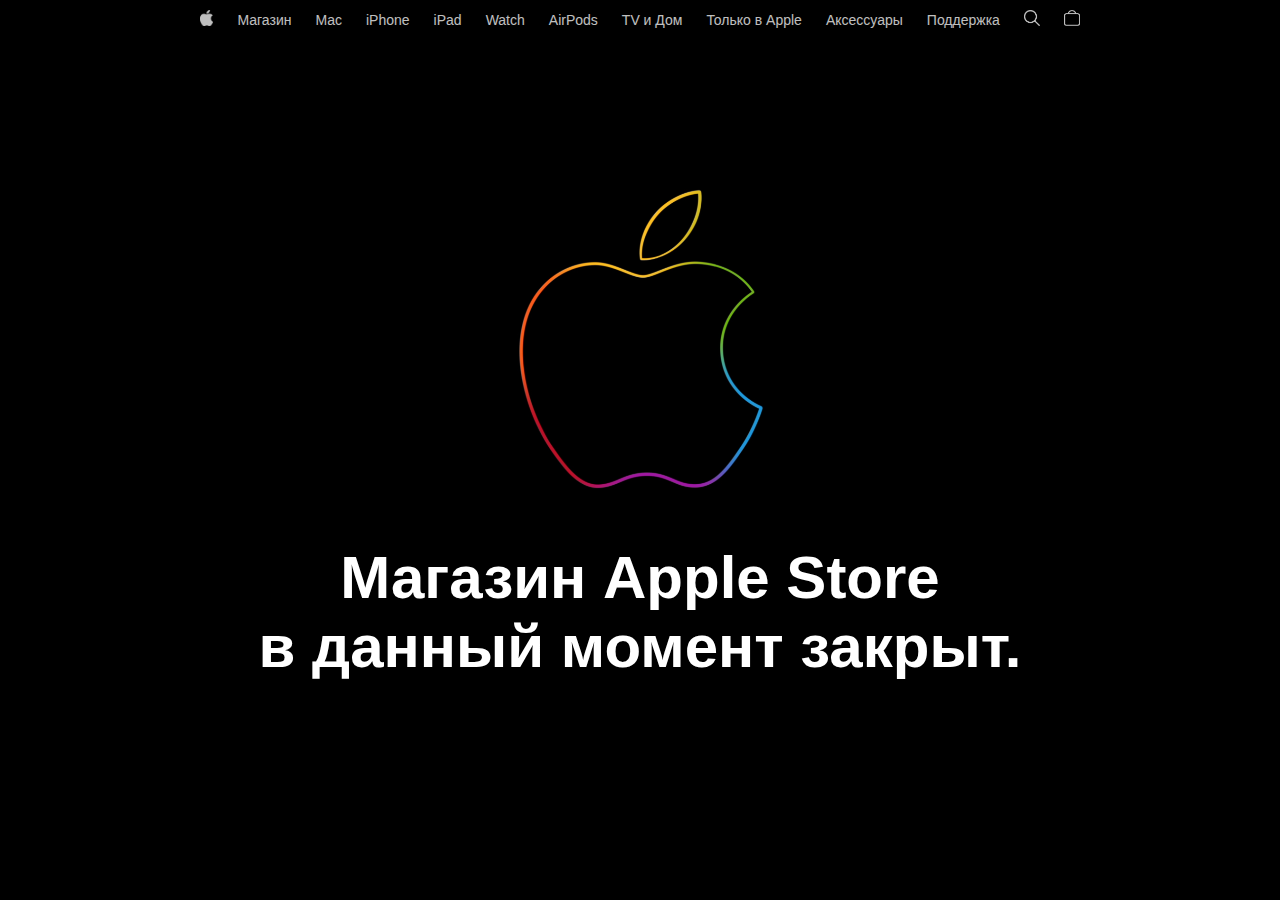
<file: iphone/store.html>
<!DOCTYPE html>
<html lang="ru">
<head>
	<meta charset="UTF-8">	<!-- кодировка -->
	<meta name="viewport" content="width=device-width, initial-scale=1.0">
	<title>Apple.Store</title>
	<link rel="stylesheet" href="style/style.css">
</head>
<body>
	<div class="hat">
		<a href="index.html"><img src="style/img/logo.png" alt=""></a>
		<a href="store.html">Магазин</a>
		<a href="mac.html">Mac</a>
		<a href="">iPhone</a>
		<a href="">iPad</a>
		<a href="">Watch</a>
		<a href="">AirPods</a>
		<a href="">TV и Дом</a>
		<a href="">Только в Apple</a>
		<a href="">Аксессуары</a>
		<a href="">Поддержка</a>
		<a href=""><img src="style/img/search.png" alt=""></a>
		<a href=""><img src="style/img/bag.png" alt=""></a>
	</div>

	<div class="store">
		<video src="style/img/app.mp4" autoplay muted loop></video>
		<h1>Магазин Apple Store <br> в данный момент закрыт.</h1>
		<p>Copyright © 2023 Apple Inc. Все права защищены.</p>
	</div>

</body>
</html>
</file>
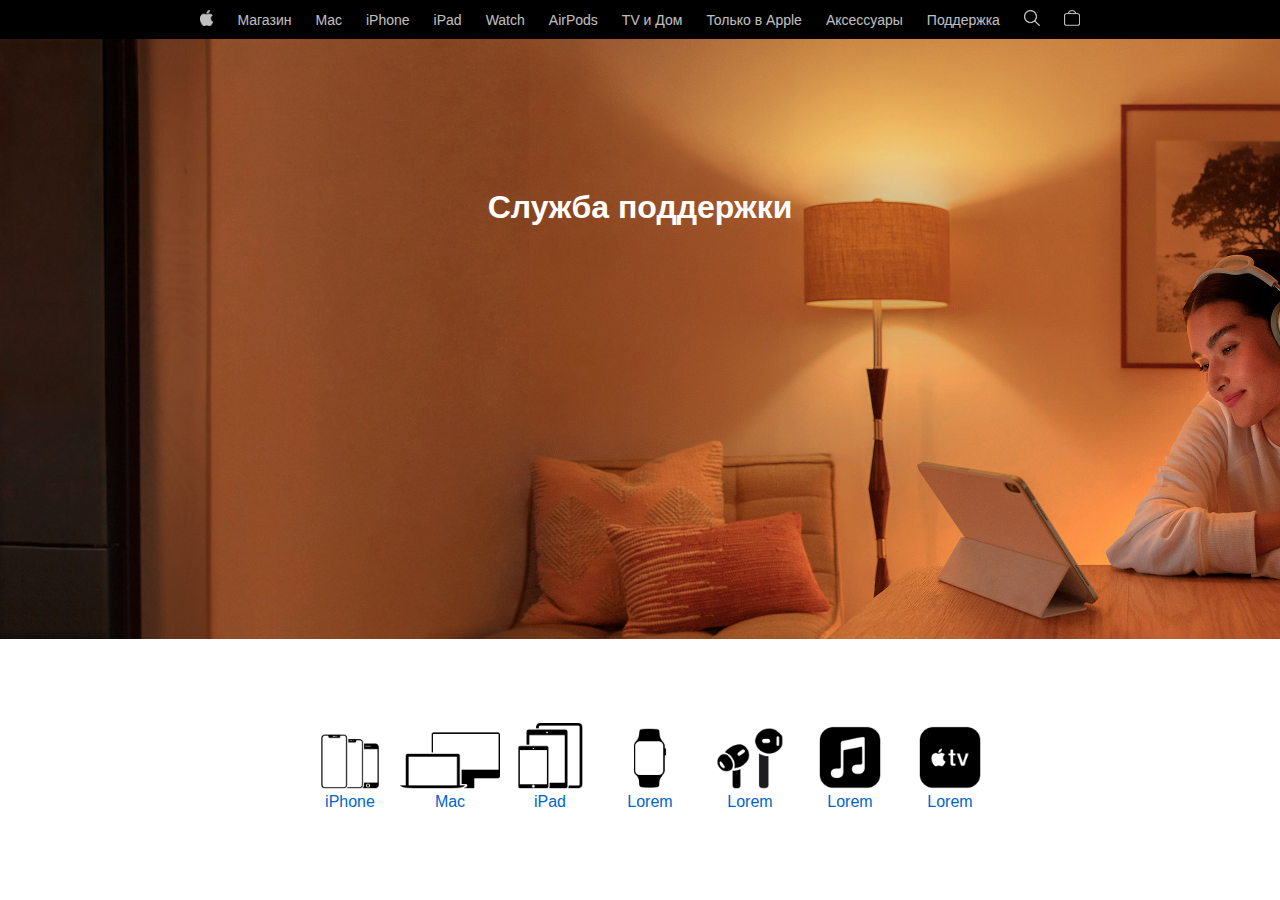
<file: iphone/supp.html>
<!DOCTYPE html>
<html lang="ru">
<head>
	<meta charset="UTF-8">	<!-- кодировка -->
	<meta name="viewport" content="width=device-width, initial-scale=1.0">
	<title>Apple. Support</title>
	<link rel="stylesheet" href="style/style.css">
</head>
<body>
	<div class="hat">
		<a href="index.html"><img src="style/img/logo.png" alt=""></a>
		<a href="store.html">Магазин</a>
		<a href="mac.html">Mac</a>
		<a href="">iPhone</a>
		<a href="">iPad</a>
		<a href="">Watch</a>
		<a href="">AirPods</a>
		<a href="">TV и Дом</a>
		<a href="">Только в Apple</a>
		<a href="">Аксессуары</a>
		<a href="">Поддержка</a>
		<a href=""><img src="style/img/search.png" alt=""></a>
		<a href=""><img src="style/img/bag.png" alt=""></a>
	</div>

	<div class="supp_promo">
		<h1>Служба поддержки</h1>
	</div>

	<div class="supp_category">
		<a href="" class="supp_item">
			<img src="style/img/iph.png" alt="">
			<p>iPhone</p>
		</a>
		<a href="" class="supp_item">
			<img src="style/img/iph2.png" alt="">
			<p>Mac</p>
		</a>
		<a href="" class="supp_item">
			<img src="style/img/iph3.png" alt="">
			<p>iPad</p>
		</a>
		<a href="" class="supp_item">
			<img src="style/img/iph4.png" alt="">
			<p>Lorem</p>
		</a>
		<a href="" class="supp_item">
			<img src="style/img/iph5.png" alt="">
			<p>Lorem</p>
		</a>
		<a href="" class="supp_item">
			<img src="style/img/iph6.png" alt="">
			<p>Lorem</p>
		</a>
		<a href="" class="supp_item">
			<img src="style/img/iph7.png" alt="">
			<p>Lorem</p>
		</a>
	</div>

</body>
</html>
</file>
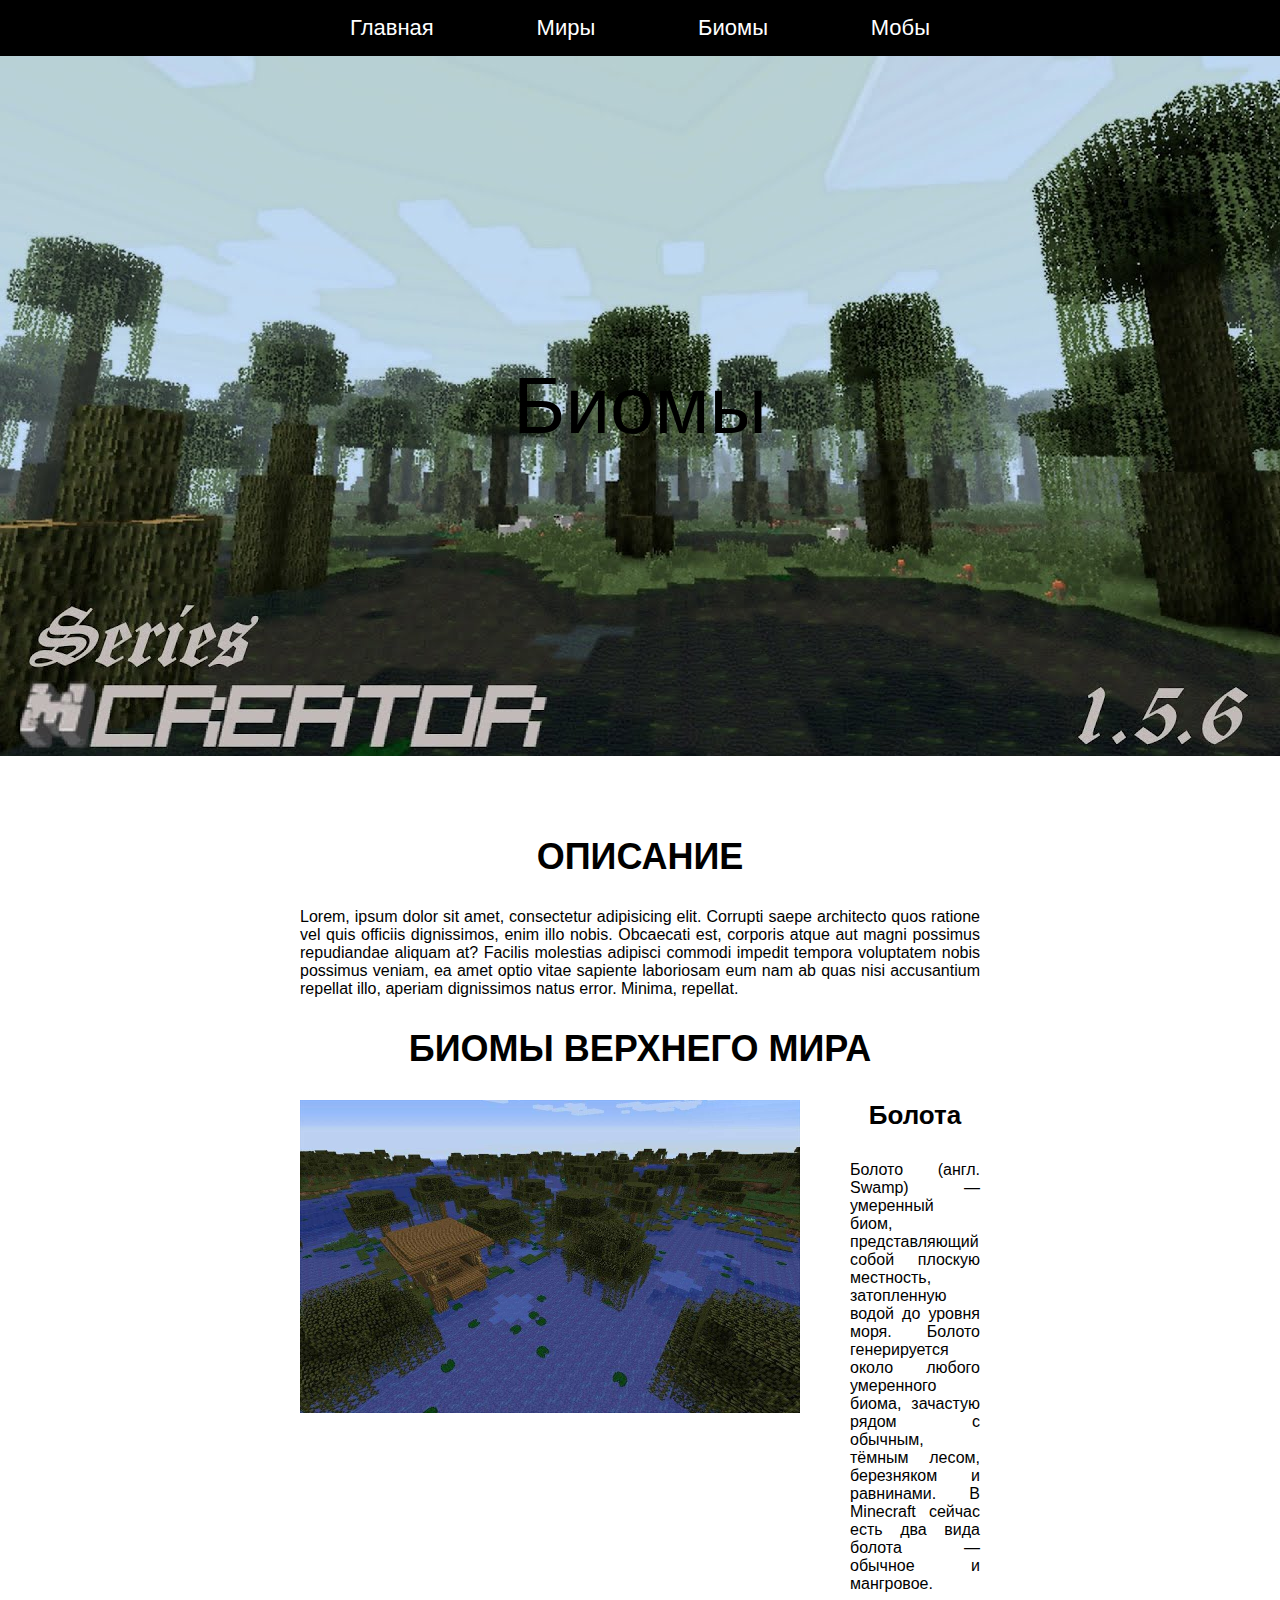
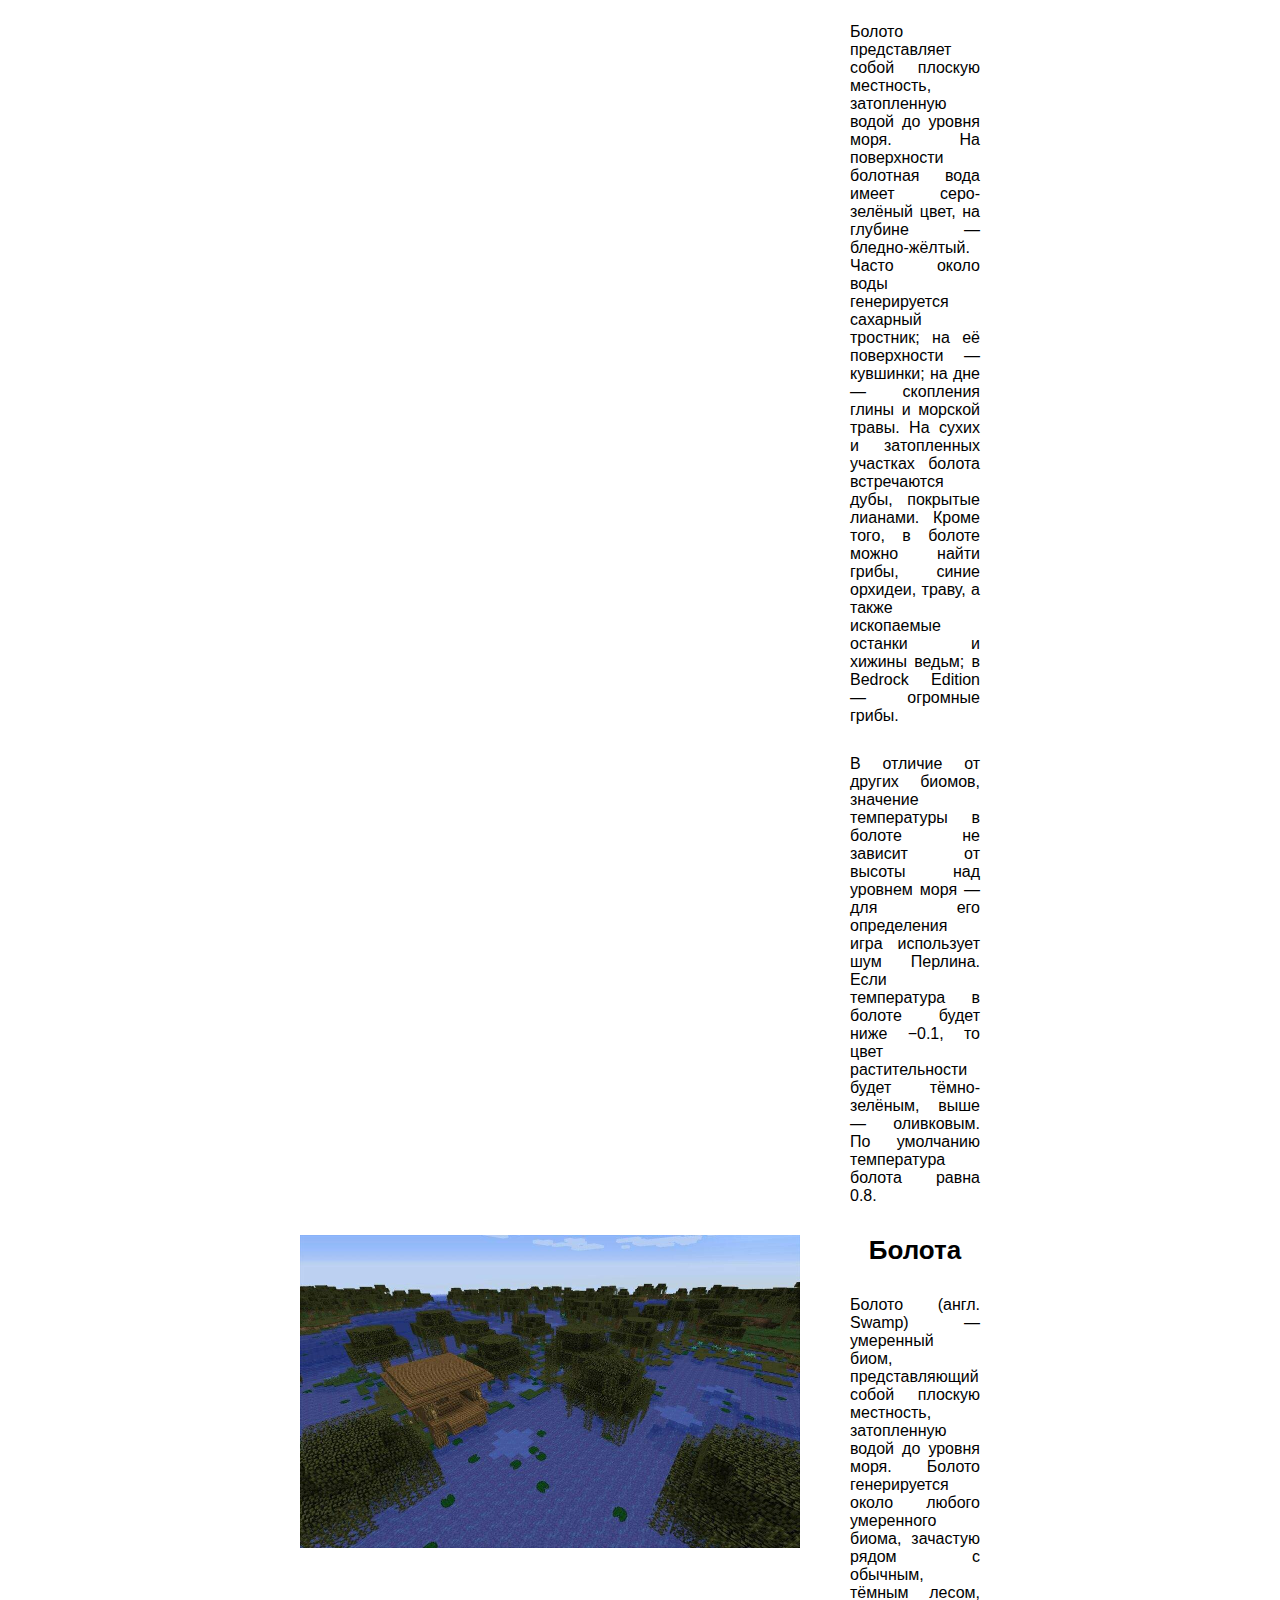
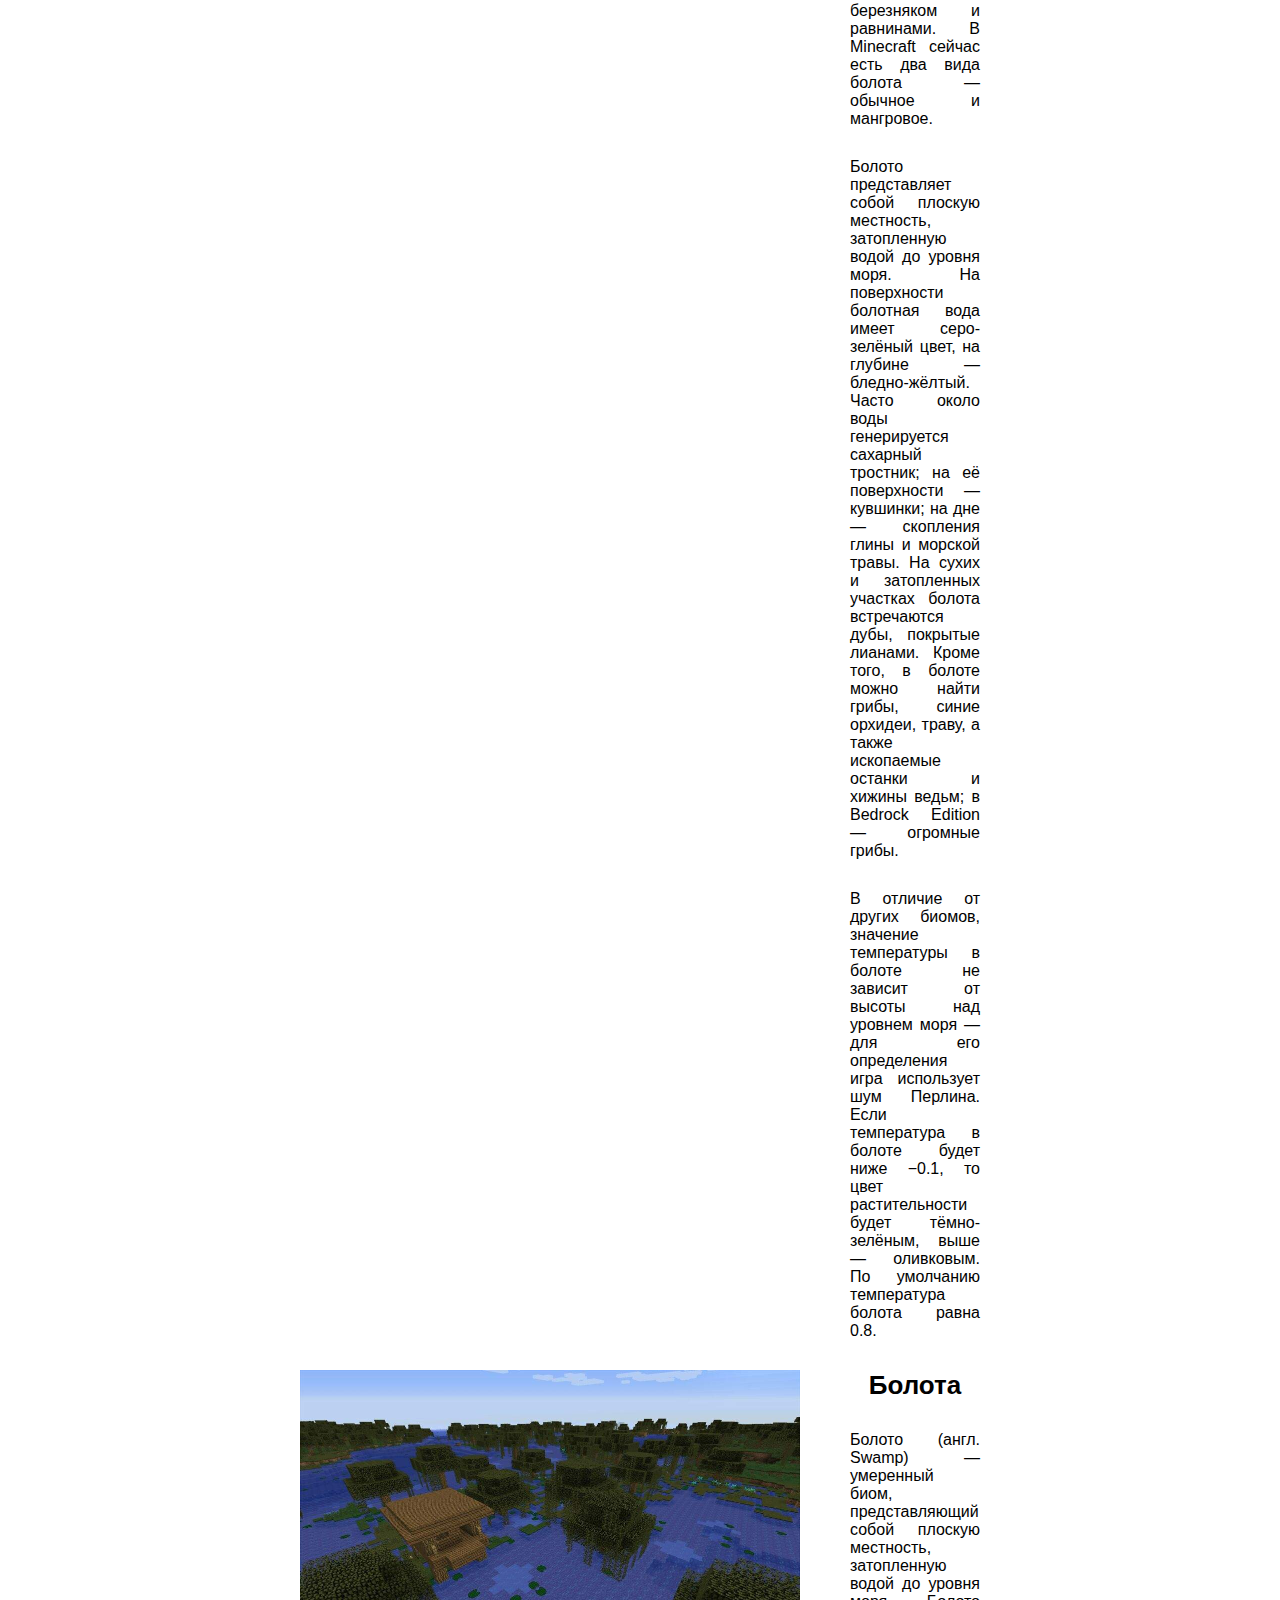
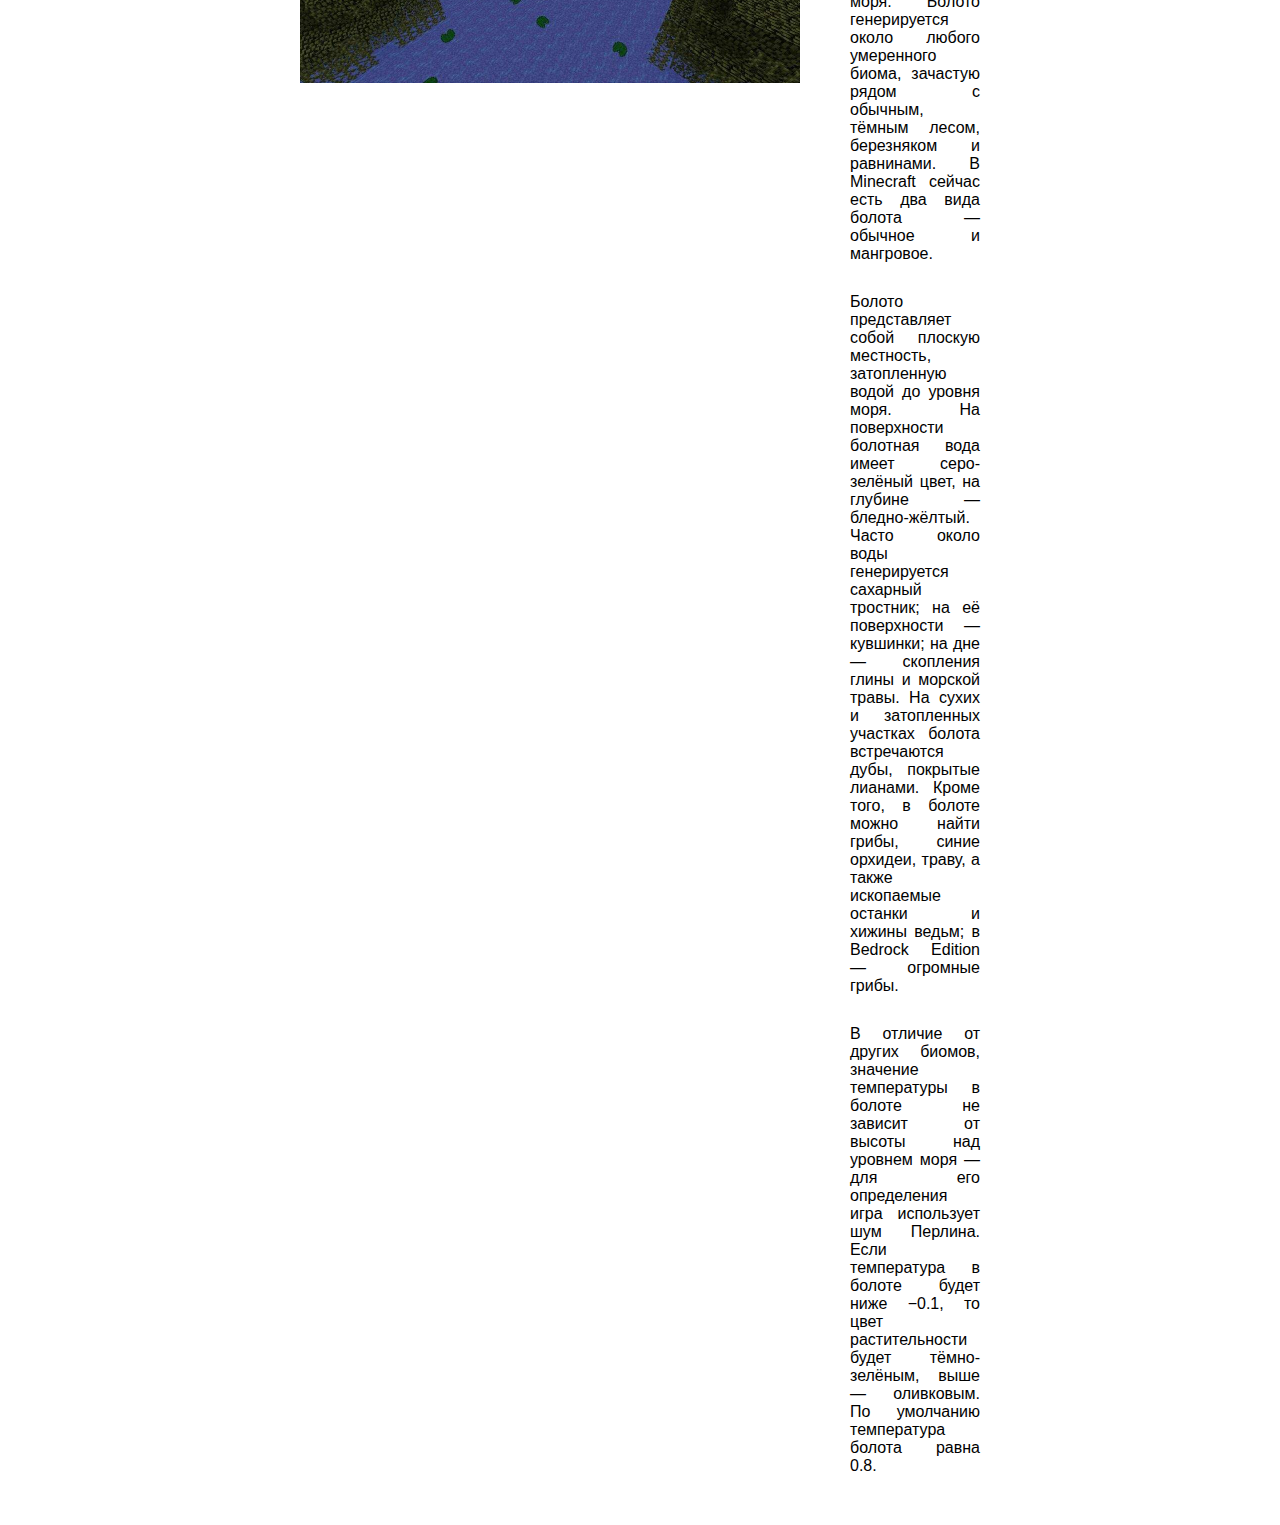
<file: MineWiki/bioms.html>
<!DOCTYPE html><!-- тип документа -->
<html lang="ru">
<head>
	<meta charset="UTF-8"> <!-- кодировка, для русского языка и других символов -->
	<meta name="viewport" content="width=device-width, initial-scale=1.0"><!-- адаптация под моб. устройства -->
	<title>MineWiki Bioms</title>
	<link rel="stylesheet" href="bioms.css">
</head>
<body>
	<div class="hat">
		<a href="index.html">Главная</a>
		<a href="">Миры</a>
		<a href="">Биомы</a>
		<a href="mobs.html">Мобы</a>
	</div>

	<div class="promo">
		<div class="promo_text">Биомы</div>
	</div>

	<div class="info">
		<h2>Описание</h2>
		<p>Lorem, ipsum dolor sit amet, consectetur adipisicing elit. Corrupti saepe architecto quos ratione vel quis officiis dignissimos, enim illo nobis. Obcaecati est, corporis atque aut magni possimus repudiandae aliquam at?
		Facilis molestias adipisci commodi impedit tempora voluptatem nobis possimus veniam, ea amet optio vitae sapiente laboriosam eum nam ab quas nisi accusantium repellat illo, aperiam dignissimos natus error. Minima, repellat.</p>

		<h2>Биомы верхнего мира</h2>
		<div class="info_box">
			<img src="swamp.jpg" alt="">
			<div class="info_box_text">
				<h3>Болота</h3>
				<p>Болото (англ. Swamp) — умеренный биом, представляющий собой плоскую местность, затопленную водой до уровня моря. Болото генерируется около любого умеренного биома, зачастую рядом с обычным, тёмным лесом, березняком и равнинами. В Minecraft сейчас есть два вида болота — обычное и мангровое.</p>
				<p>Болото представляет собой плоскую местность, затопленную водой до уровня моря. На поверхности болотная вода имеет серо-зелёный цвет, на глубине — бледно-жёлтый. Часто около воды генерируется сахарный тростник; на её поверхности — кувшинки; на дне — скопления глины и морской травы. На сухих и затопленных участках болота встречаются дубы, покрытые лианами. Кроме того, в болоте можно найти грибы, синие орхидеи, траву, а также ископаемые останки и хижины ведьм; в Bedrock Edition — огромные грибы.</p>
				<P>В отличие от других биомов, значение температуры в болоте не зависит от высоты над уровнем моря — для его определения игра использует шум Перлина. Если температура в болоте будет ниже −0.1, то цвет растительности будет тёмно-зелёным, выше — оливковым. По умолчанию температура болота равна 0.8.</P>
			</div>
		</div>

		<div class="info_box">
			<img src="swamp.jpg" alt="">
			<div class="info_box_text">
				<h3>Болота</h3>
				<p>Болото (англ. Swamp) — умеренный биом, представляющий собой плоскую местность, затопленную водой до уровня моря. Болото генерируется около любого умеренного биома, зачастую рядом с обычным, тёмным лесом, березняком и равнинами. В Minecraft сейчас есть два вида болота — обычное и мангровое.</p>
				<p>Болото представляет собой плоскую местность, затопленную водой до уровня моря. На поверхности болотная вода имеет серо-зелёный цвет, на глубине — бледно-жёлтый. Часто около воды генерируется сахарный тростник; на её поверхности — кувшинки; на дне — скопления глины и морской травы. На сухих и затопленных участках болота встречаются дубы, покрытые лианами. Кроме того, в болоте можно найти грибы, синие орхидеи, траву, а также ископаемые останки и хижины ведьм; в Bedrock Edition — огромные грибы.</p>
				<P>В отличие от других биомов, значение температуры в болоте не зависит от высоты над уровнем моря — для его определения игра использует шум Перлина. Если температура в болоте будет ниже −0.1, то цвет растительности будет тёмно-зелёным, выше — оливковым. По умолчанию температура болота равна 0.8.</P>
			</div>
		</div>

		<div class="info_box">
			<img src="swamp.jpg" alt="">
			<div class="info_box_text">
				<h3>Болота</h3>
				<p>Болото (англ. Swamp) — умеренный биом, представляющий собой плоскую местность, затопленную водой до уровня моря. Болото генерируется около любого умеренного биома, зачастую рядом с обычным, тёмным лесом, березняком и равнинами. В Minecraft сейчас есть два вида болота — обычное и мангровое.</p>
				<p>Болото представляет собой плоскую местность, затопленную водой до уровня моря. На поверхности болотная вода имеет серо-зелёный цвет, на глубине — бледно-жёлтый. Часто около воды генерируется сахарный тростник; на её поверхности — кувшинки; на дне — скопления глины и морской травы. На сухих и затопленных участках болота встречаются дубы, покрытые лианами. Кроме того, в болоте можно найти грибы, синие орхидеи, траву, а также ископаемые останки и хижины ведьм; в Bedrock Edition — огромные грибы.</p>
				<P>В отличие от других биомов, значение температуры в болоте не зависит от высоты над уровнем моря — для его определения игра использует шум Перлина. Если температура в болоте будет ниже −0.1, то цвет растительности будет тёмно-зелёным, выше — оливковым. По умолчанию температура болота равна 0.8.</P>
			</div>
		</div>













	</div>






	
</body>
</html>
</file>
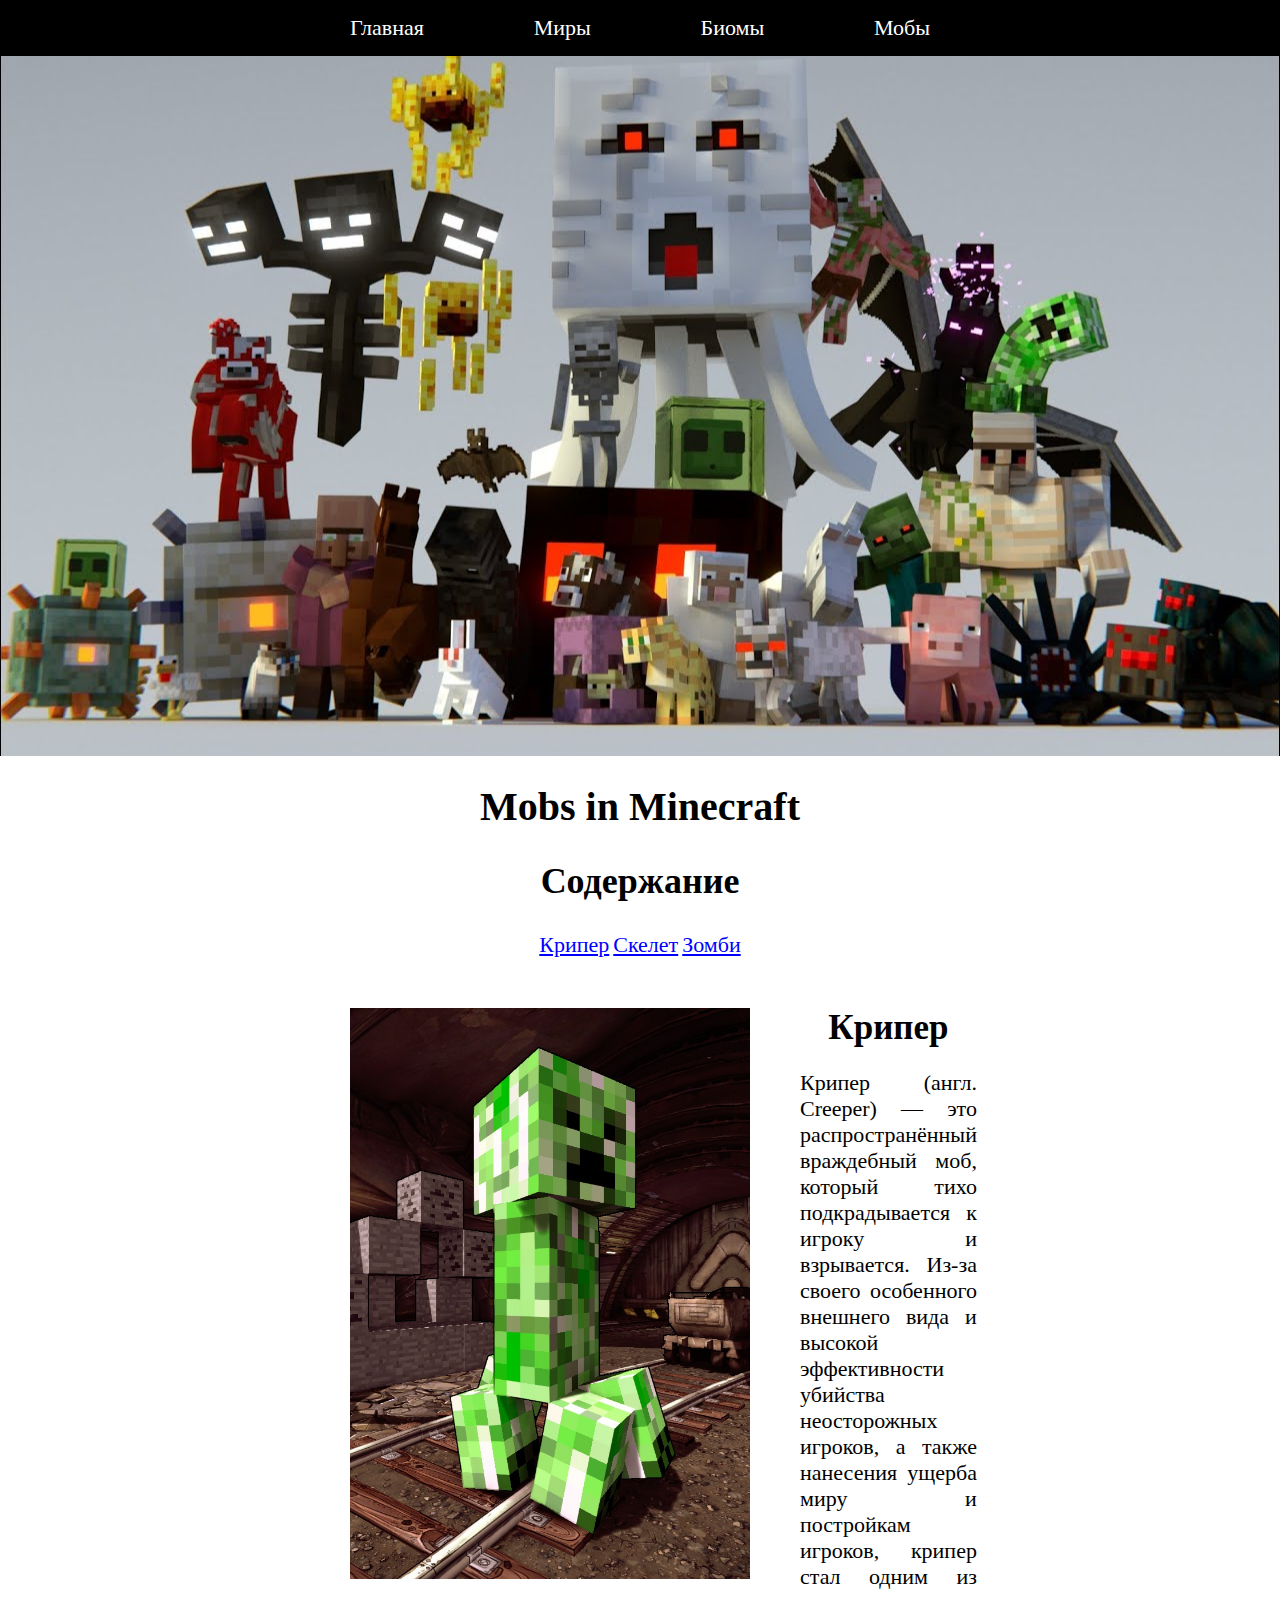
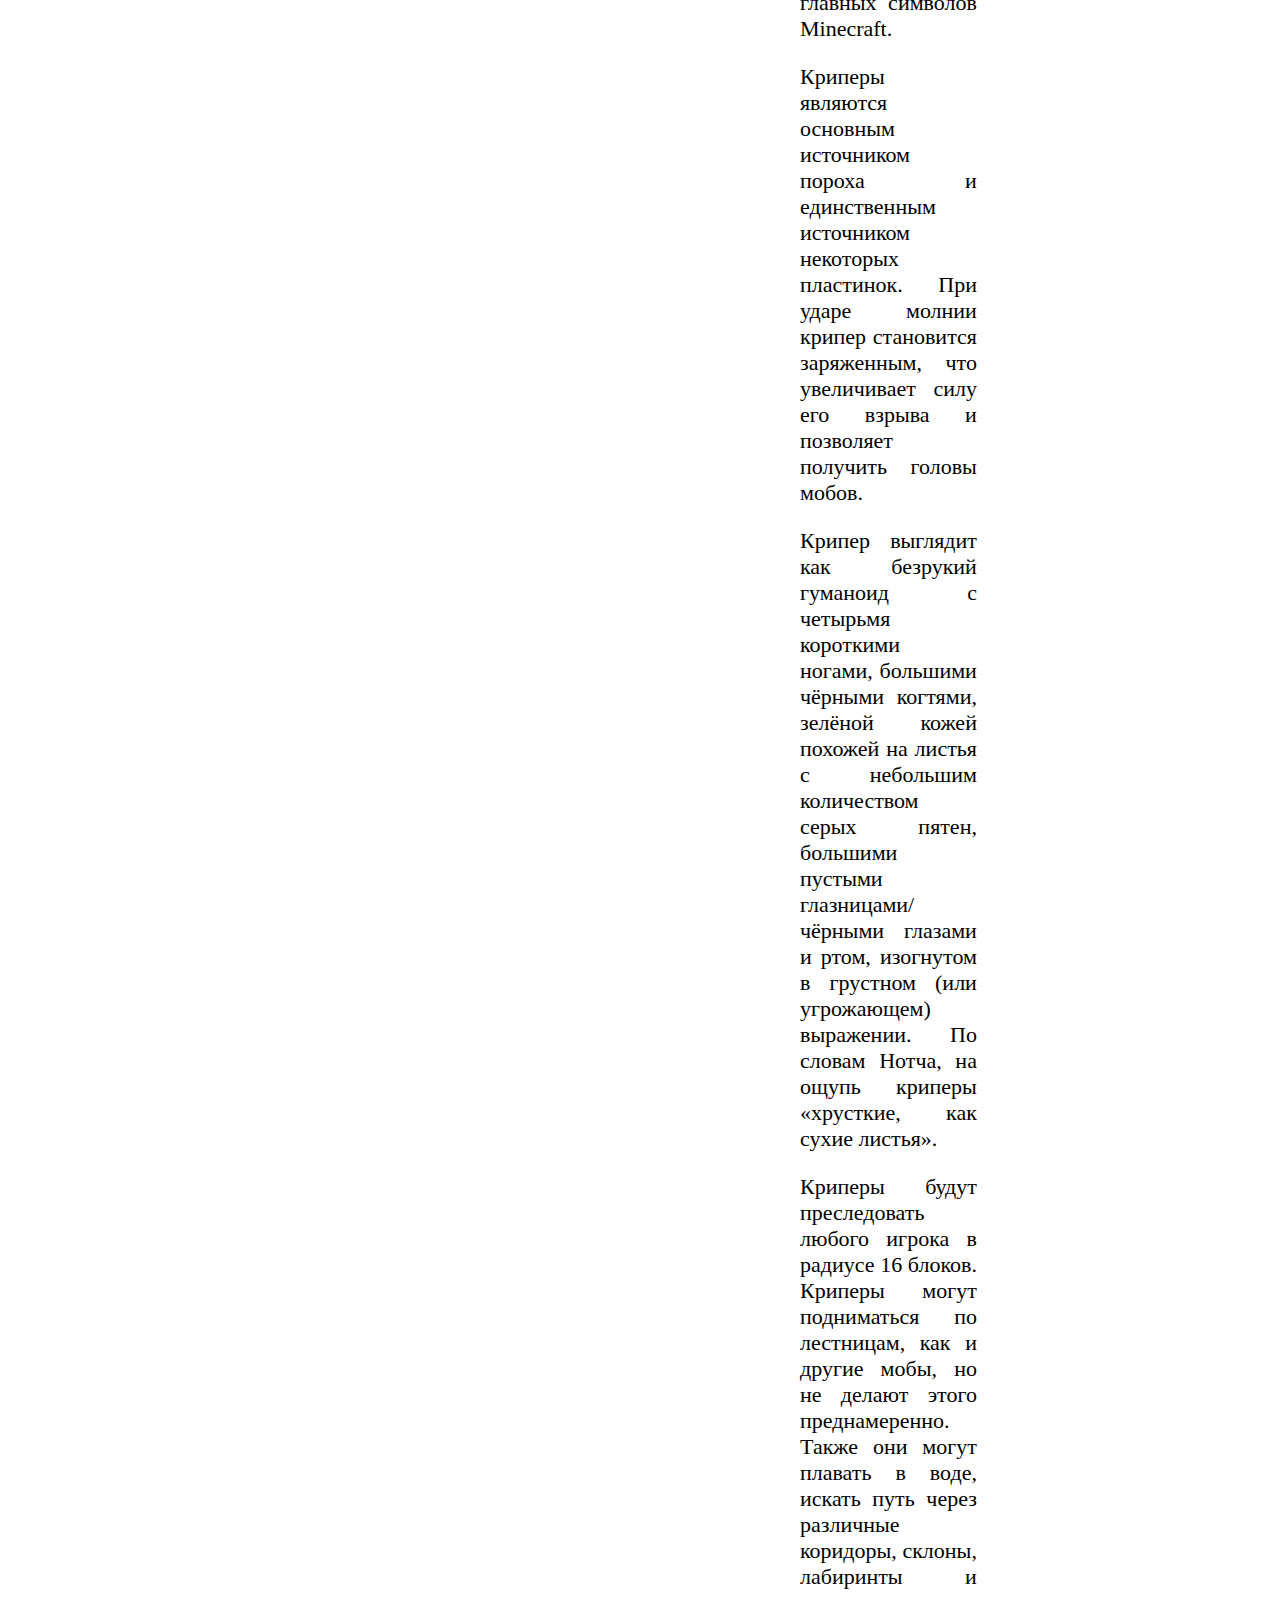
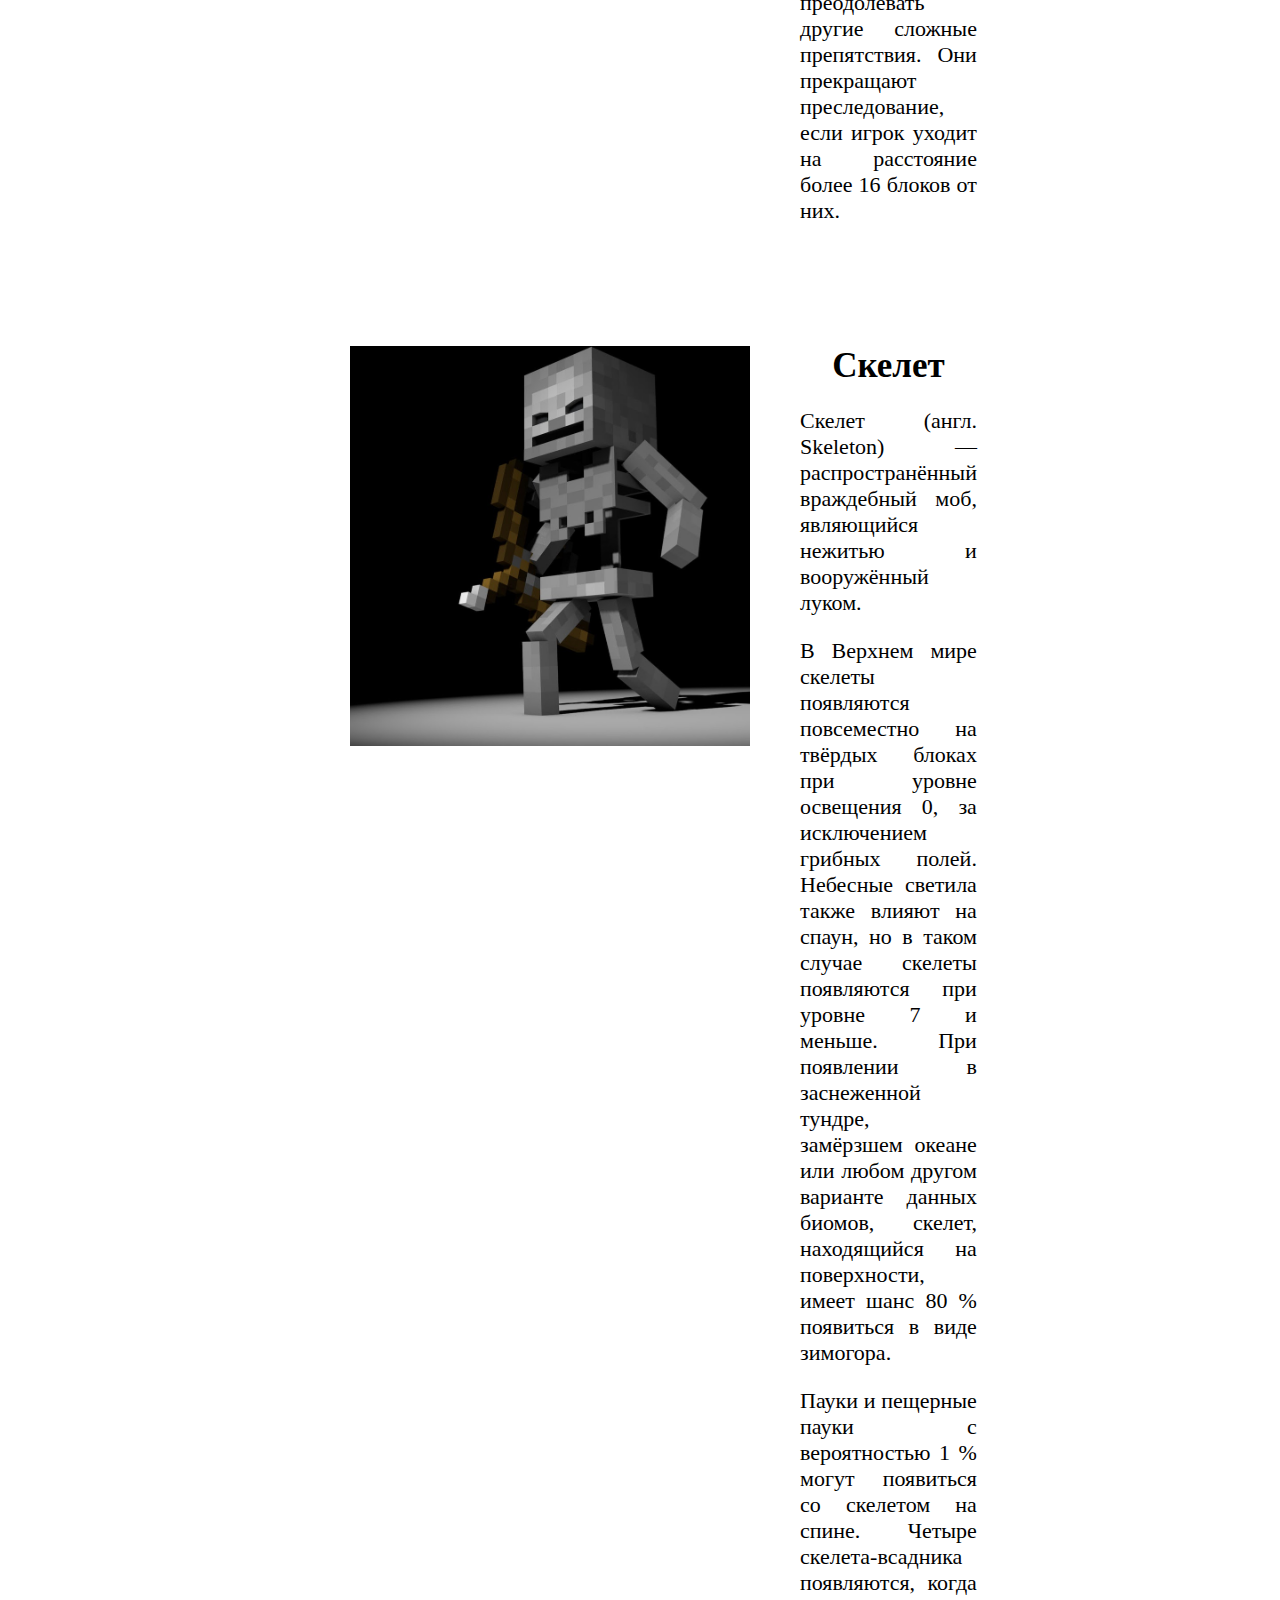
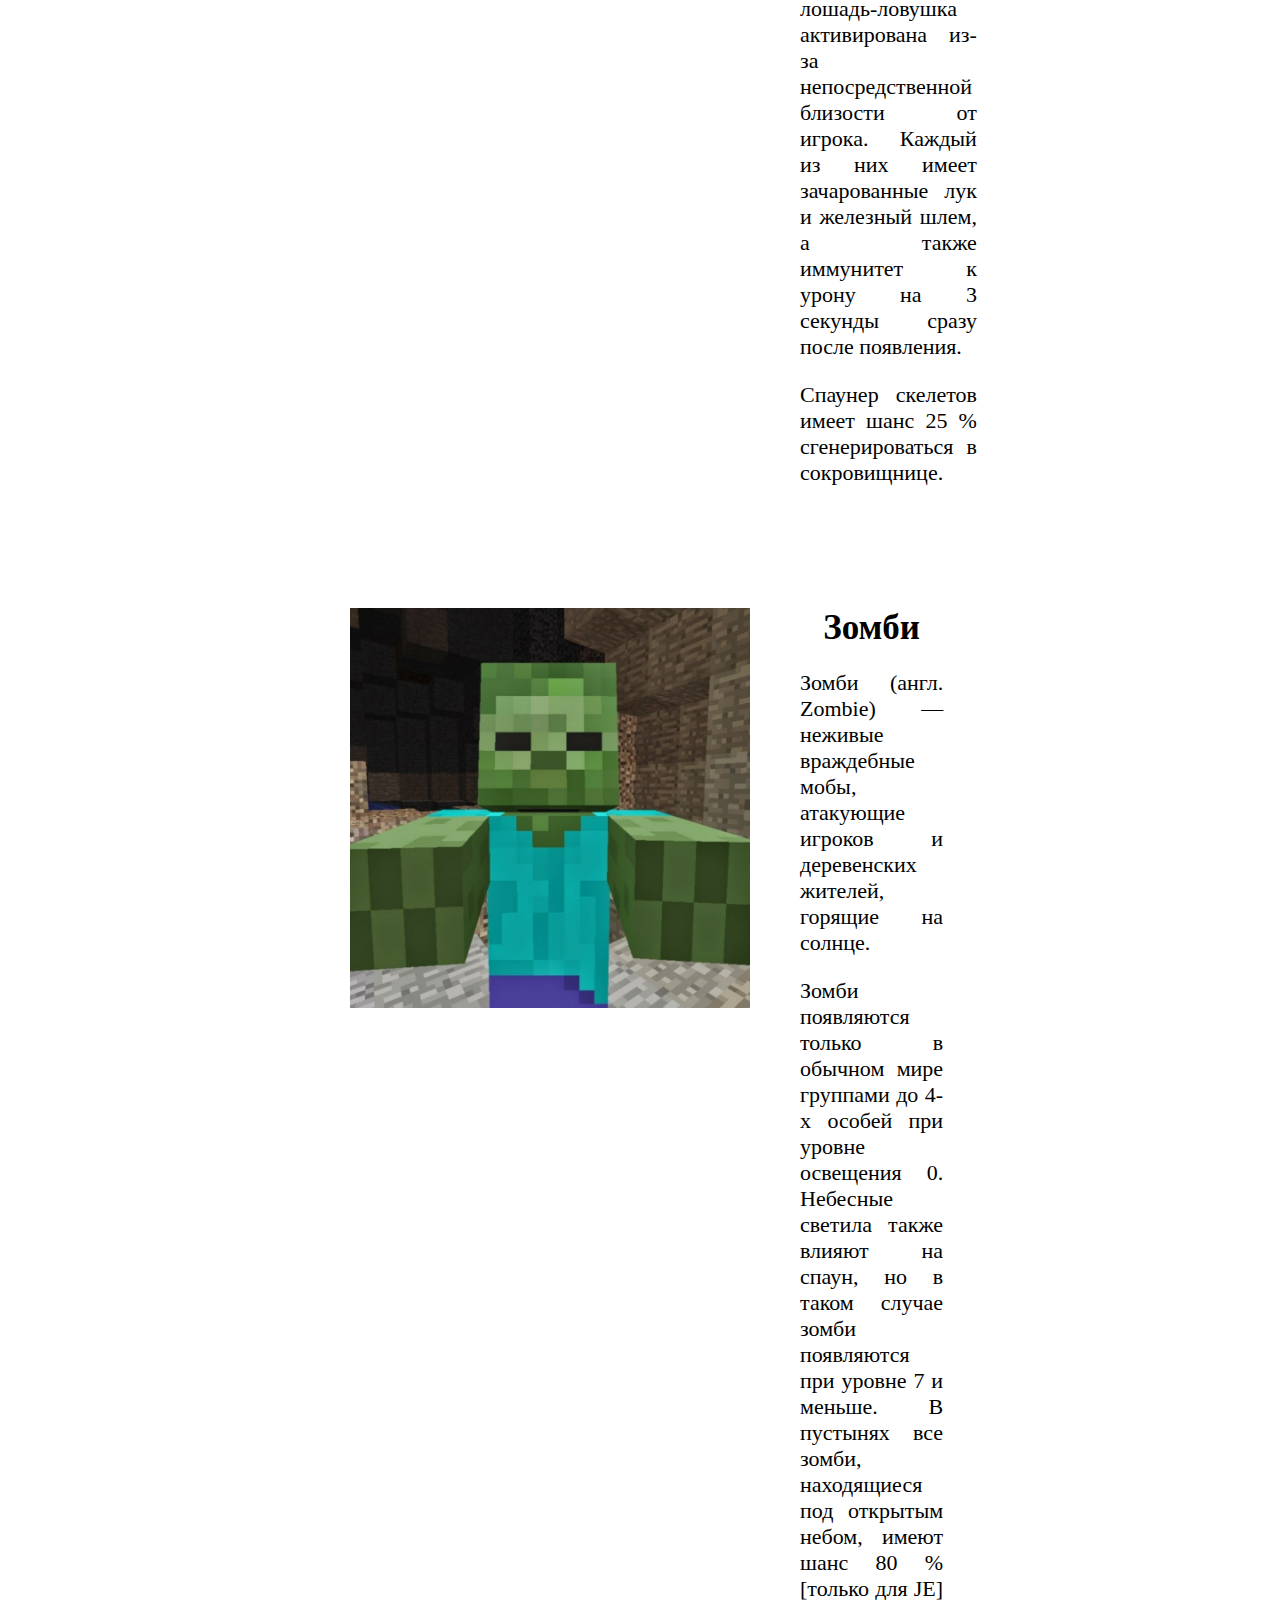
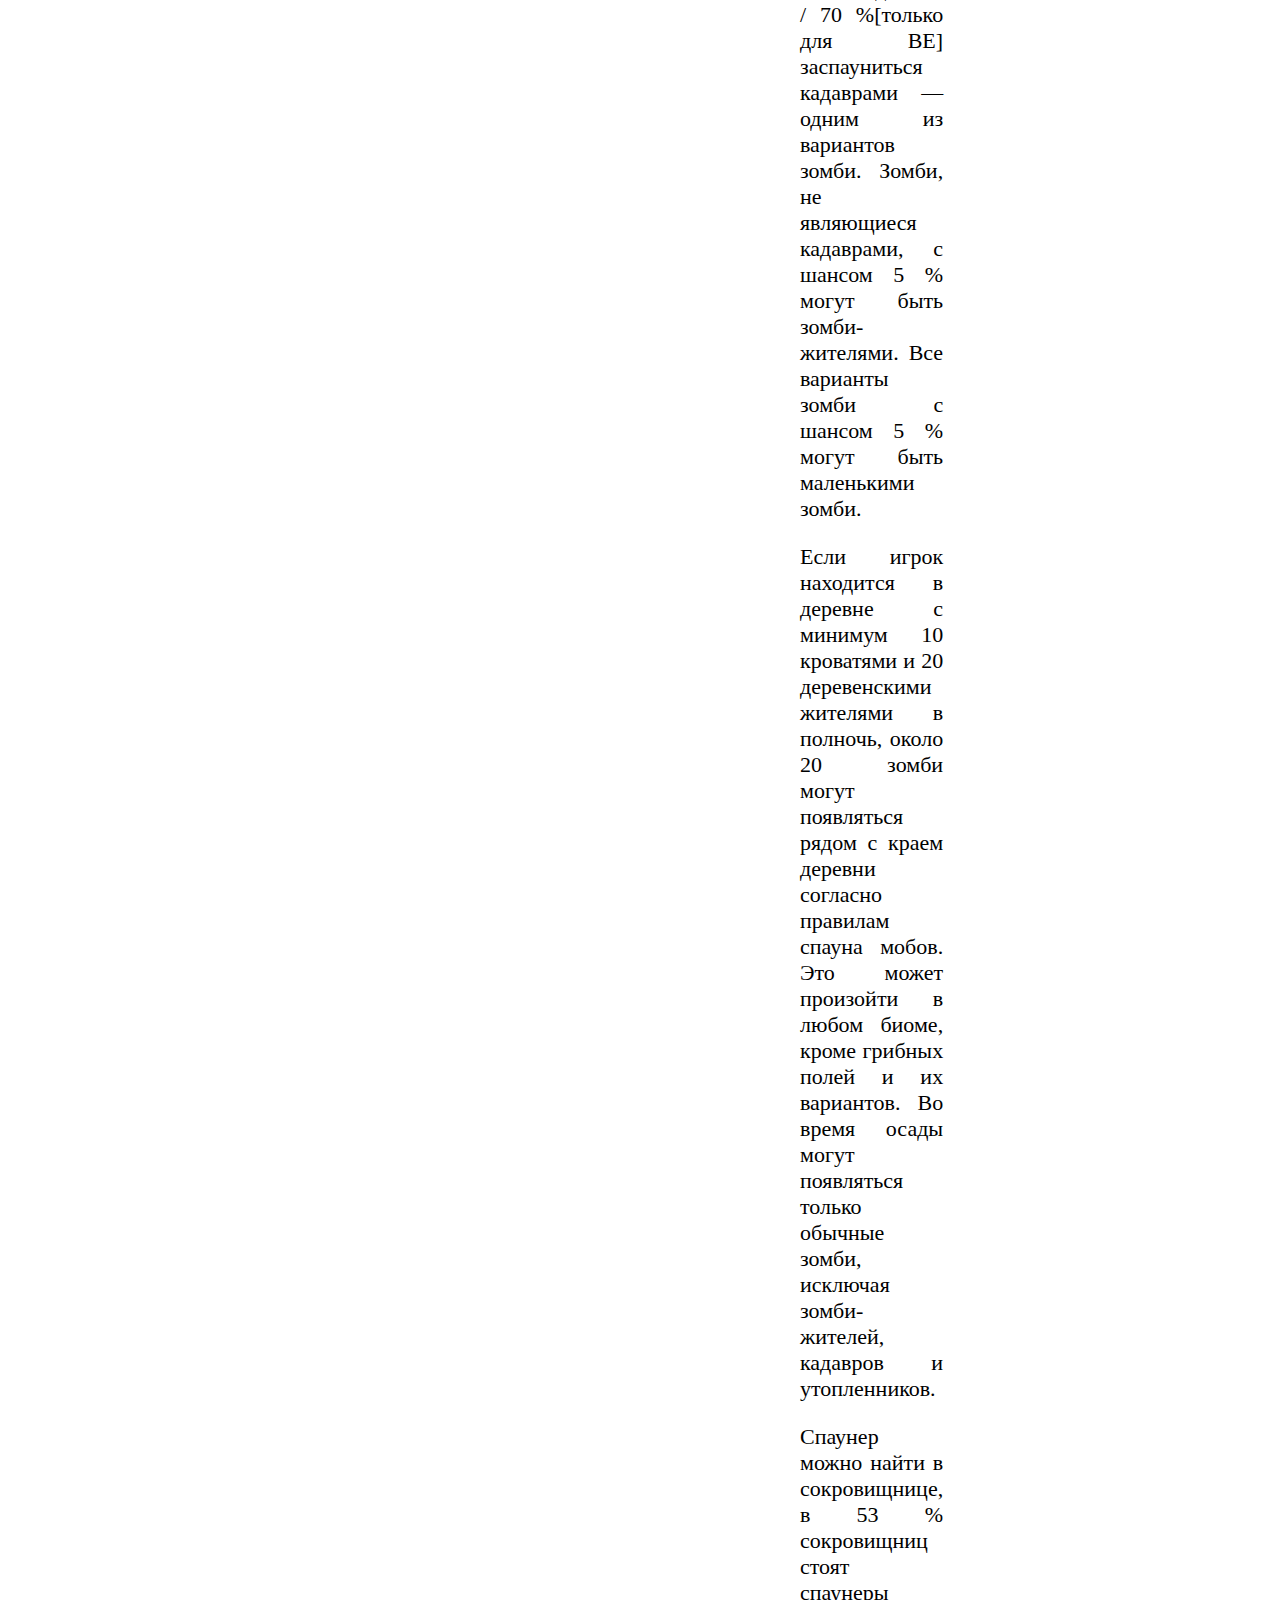
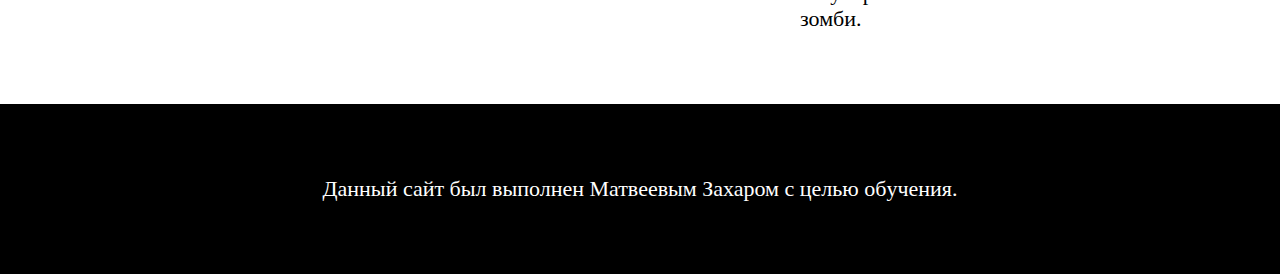
<file: MineWiki/mobs.html>
<html>
	<head>
		<link rel="stylesheet" href="mobs.css">
		<title>MineWiki Mobs</title>
	</head>

	<body>
		<div class="hat">
			<a href="index.html">Главная</a>
			<a href="">Миры</a>
			<a href="bioms.html">Биомы</a>
			<a href="">Мобы</a>
		</div>


		<div class="promo">
			
		</div>

		<div class="info">
			<h1>Mobs in Minecraft</h1>
			<h2>Содержание</h2>
			<a href="#creeper">Крипер</a>
			<a href="#sceleton">Скелет</a>
			<a href="#zombi">Зомби</a>

			<div class="creap">
				<img src="creap.jpg" alt="">
				<div class="creap_info">
					<h3 id="creeper">Крипер</h3>
					<p>Крипер (англ. Creeper) — это распространённый враждебный моб, который тихо подкрадывается к игроку и взрывается. Из-за своего особенного внешнего вида и высокой эффективности убийства неосторожных игроков, а также нанесения ущерба миру и постройкам игроков, крипер стал одним из главных символов Minecraft.
					<p>Криперы являются основным источником пороха и единственным источником некоторых пластинок. При ударе молнии крипер становится заряженным, что увеличивает силу его взрыва и позволяет получить головы мобов.
					<p>Крипер выглядит как безрукий гуманоид с четырьмя короткими ногами, большими чёрными когтями, зелёной кожей похожей на листья с небольшим количеством серых пятен, большими пустыми глазницами/чёрными глазами и ртом, изогнутом в грустном (или угрожающем) выражении. По словам Нотча, на ощупь криперы «хрусткие, как сухие листья».</p>
					<p>Криперы будут преследовать любого игрока в радиусе 16 блоков. Криперы могут подниматься по лестницам, как и другие мобы, но не делают этого преднамеренно. Также они могут плавать в воде, искать путь через различные коридоры, склоны, лабиринты и преодолевать другие сложные препятствия. Они прекращают преследование, если игрок уходит на расстояние более 16 блоков от них.</p>
				</div>
			</div>

			<div class="creap">
				<img src="sk.jpg" alt="">
				<div class="creap_info">
					<h3 id="sceleton">Скелет</h3>
					<p>Скелет (англ. Skeleton) — распространённый враждебный моб, являющийся нежитью и вооружённый луком.
					<p>В Верхнем мире скелеты появляются повсеместно на твёрдых блоках при уровне освещения 0, за исключением грибных полей. Небесные светила также влияют на спаун, но в таком случае скелеты появляются при уровне 7 и меньше. При появлении в заснеженной тундре, замёрзшем океане или любом другом варианте данных биомов, скелет, находящийся на поверхности, имеет шанс 80 % появиться в виде зимогора.
					<p>Пауки и пещерные пауки с вероятностью 1 % могут появиться со скелетом на спине.

					Четыре скелета-всадника появляются, когда лошадь-ловушка активирована из-за непосредственной близости от игрока. Каждый из них имеет зачарованные лук и железный шлем, а также иммунитет к урону на 3 секунды сразу после появления.</p>
					<p>Спаунер скелетов имеет шанс 25 % сгенерироваться в сокровищнице.</p>
				</div>
			</div>

			<div class="creap">
				<img src="zombi.jpg" alt="">
				<div class="creap_info">
					<h3 id="zombi">Зомби</h3>
					<p>Зомби (англ. Zombie) — неживые враждебные мобы, атакующие игроков и деревенских жителей, горящие на солнце.
					<p>Зомби появляются только в обычном мире группами до 4-х особей при уровне освещения 0. Небесные светила также влияют на спаун, но в таком случае зомби появляются при уровне 7 и меньше. В пустынях все зомби, находящиеся под открытым небом, имеют шанс 80 %‌[только для JE] / 70 %‌[только для BE] заспауниться кадаврами — одним из вариантов зомби. Зомби, не являющиеся кадаврами, с шансом 5 % могут быть зомби-жителями. Все варианты зомби с шансом 5 % могут быть маленькими зомби.
					<p>Если игрок находится в деревне с минимум 10 кроватями и 20 деревенскими жителями в полночь, около 20 зомби могут появляться рядом с краем деревни согласно правилам спауна мобов. Это может произойти в любом биоме, кроме грибных полей и их вариантов. Во время осады могут появляться только обычные зомби, исключая зомби-жителей, кадавров и утопленников.</p>
					<p>Спаунер можно найти в сокровищнице, в 53 % сокровищниц стоят спаунеры зомби.</p>
				</div>
			</div>	
		</div>


		<div class="footer">
			<p>Данный сайт был выполнен Матвеевым Захаром с целью обyчения.</p>
		</div>






	</body>
</html>
</file>
<file: style.css>
h1{
	font-size: 60px;
}
.links{
	display: flex;
	justify-content: space-between;
	flex-wrap: wrap;
}
.links a{
	display: block;
	height: 300px;
	width: 500px;
	border: 2px solid black;
	border-radius: 20px;
	text-align: center;
	text-decoration: none;
	margin-top: 50px;
}
.links a p{
	color: black;
	font-size: 28px;
}
.links a img{
	height: 200px;
}
.appl{
	background: black;
}
a.appl p{
	color: white;
}
</file>
<file: imba/style/style.css>
*{								/*обращаемся ко всем элементам*/
	margin: 0;					/*внешние отступы*/
	font-family: sans-serif;			/*шрифт*/
	text-decoration: none;			/*убираем подчёркивание*/
}



.sale{
	background: red;				/*задний фон*/
	display: flex;					/*выровнить в строчку элементы внутри*/
	justify-content: space-between;	/*выровнить элементы по ширине*/
	align-items: center;			/*выровнить элементы по вертикали*/
	padding: 10px 250px;			/*внутренние отступы*/
}
.sale p{
	color: white;					/*цвет шрифта*/
	text-transform: uppercase;		/*делает буквы заглавными*/
	font-weight: 700;				/*толщина шрифта*/
}
.sale button{
	border-radius: 5px;				/*скругление углов*/
	font-weight: 700;				/*толщина шрифта*/
	padding: 10px 35px;				/*внутренние отступы*/
	background: white;				/*задний фон*/
	border: none;					/*убираем границы(обводку)*/
	font-size: 16px;				/*размер буквы*/
}
.hat{
	display: flex;					/*выровнить в строчку элементы внутри*/
	justify-content: space-between;	/*выровнить элементы по ширине*/
	align-items: center;			/*выровнить элементы по высоте*/
	padding: 10px 250px;			/*внутренние отступы*/
	border: black 1px solid;			/*настройка границы*/
	position: sticky;				/*прилипает к указанному краю*/
	top: 0;						/*к верхнему краю*/
	background: white;				/*задний фон*/
	z-index: 9999;					/*перенести объект на первый слой*/
}
.hat a{
	transition: 0.3s;				/*продолжительность hover*/
}
.hat a:hover{
	transform: scale(1.1);			/*изменение размера объекта*/
}
.hat img{
	height: 50px;					/*высота*/
}
.hat_links{
	display: flex;					/*выровнить в строчку элементы внутри*/
	justify-content: space-between;	/*выровнить элементы по ширине*/
	width: 60%;					/*ширина*/
}
.hat_links a{
	color: black;					/*цвет шрифта*/
	font-size: 18px;				/*размер шрифта*/
}
.hat_cont{
	display: flex;					/*выровнить в строчку элементы внутри*/
	justify-content: space-between;	/*выровнить элементы по ширине*/
	width: 6%;					/*ширина*/
}
.hat_cont img{
	height: 30px;					/*высота*/
}
.promo{
	height: 570px;					/*высота*/
	background: url(img/bg_prev.jpg);	/*задний фон - картинка*/
	background-size: cover;			/*увеличиваем картинку во весь div*/
	background-position: 50% 50%;		/*размещаем картинку на заднем фоне по центру*/
}
.promo a{
	display: block;				/*делаем блочный элемент*/
	width: 100%;					/*ширина*/
	height: 100%;					/*высота*/
}
.sub_promo{
	background: url(img/bg_prev2.jpg);	/*задний фон - картинка*/
	height: 150px;					/*высота*/
	background-position: 50% 50%;		/*размещаем картинку на заднем фоне по центру*/
	background-size: cover;			/*увеличиваем картинку во весь div*/
}
.rec{
	padding: 50px 200px;			/*внутренние отступы*/
}
h2{
	text-align: center;				/*текст по центру*/
	text-transform: uppercase;		/*делает буквы заглавными*/
}
.rec_box{
	display: flex;					/*выровнить в строчку элементы внутри*/
	justify-content: space-between;	/*выровнить элементы по ширине*/
	margin-top: 50px;				/*отступ сверху*/
}
.rec_item{
	background: white;				/*задний фон*/
	width: 250px;					/*ширина*/
	box-shadow: 0 0 10px gray;		/*тень вокруг объекта*/
	padding: 20px;					/*внутренний отступы*/
	border-radius: 10px;			/*скругление углов*/
	text-align: center;				/*текст и картинки по центру*/
	transition: 0.5s;				/*плавность и продолжительность hover*/
}
.rec_item:hover{					/*меняем элемент при наведении*/
	transform: scale(1.1);			/*увеличить элемент*/
}
.rec_item img{
	height: 170px;					/*высота*/
}
.rec_item h3{
	text-transform: uppercase;		/*все буквы заглавные*/
	margin-top: 20px;				/*внешний отступ сверху*/
}
.rec_item .old_price{
	font-size: 22px;				/*размер шрифта*/
	color: gray;					/*цвет текста*/
	text-decoration: line-through;	/*перечеркнуть текст*/
	margin-top: 10px;				/*внешний отступ сверху*/
}
.rec_item .new_price{
	font-size: 26px;				/*размер шрифта*/
	color: red;					/*цвет текста*/
	margin-top: 10px;				/*внешний отступ сверху*/
	font-weight: 700;				/*жирность текста*/
}
.rec_item button{
	padding: 10px 40px;				/*внутренний отступ сверху*/
	color: red;					/*цвет текста*/
	background: white;				/*задний фон*/
	border: 2px solid red;			/* граница*/
	border-radius: 5px;				/*скругление углов*/
	margin-top: 20px;				/*внешний отступ сверху*/
	text-transform: uppercase;		/*заглавные буквы*/
	font-size: 14px;				/*размер шрифта*/
	font-weight: 700;				/*толщина шрифта*/
	cursor: pointer;				/*меняем курсор*/
}
.rec_item button:hover{
	background: red;				/*задний фон*/
	color: white;					/*цвет текста*/
}

.smi{
	background: rgb(220, 220, 220);	/*цвет заднего фона*/
	padding: 50px 200px;			/*внутренний отступ*/
}
.smi_box{
	display: flex;					/*выровнить в строчку элементы внутри*/
	justify-content: space-between;	/*выровнить элементы по ширине*/
	margin-top: 50px;				/*отступ сверху*/
}
.smi_item{
	width: 350px;					/*ширина*/
	height: 250px;					/*высота*/
	background-color: white;			/*цвет заднего фона*/
	display: flex;					/*выровнить в строчку элементы внутри*/
	justify-content: center;			/*выровнить элементы по ширине*/
	align-items: center;			/*выровнить элементы по вертикали*/
	text-align: center;				/*выровнить текст по центру*/
	border-radius: 10px;			/*скругление углов*/
	background-repeat: no-repeat; 	/*убираем повторы у заднего фона*/
	background-position: 50% 50%;		/*ставим картинку на заднем фоне по центру*/
	transition: 0.3s;				/*продолжительность hover*/
	color: rgba(0,0,0,0);			/*прозрачый цвет букв*/
}
.smi_item:hover{					/*изменяем объект при наведении*/
	background-position: 50% 10%;		/*cмещаем картинку на заднем фоне вверх*/
	color: black;					/*цвет букв*/
}
.mania{
	background-image: url(img/mania.png);/*картинка на задний фон*/
}
.sostav{
	background-image: url(img/sostav.png);/*картинка на задний фон*/
}
.progamer{
	background-image: url(img/progamer.png);/*картинка на задний фон*/
}
.footer{
	background-color: black;				/*цвет заднего фона*/	
	text-align: center;					/*выравние текста по центру*/
	color: white;						/*цвет букв белый*/
	padding: 50px 0px;					/*внутренний отступ*/
}



.footer{
	background-color: black;											
	text-align: center;								
	color: white;										
	padding: 50px 0px;							
}
</file>
<file: iphone/style/style.css>
*{
	margin: 0;					/*внешний отступ*/
	font-family: sans-serif;	/*семейство шрифтов*/
}
.hat{
	background-color: black;	/*цвет заднего фона*/
	display: flex;				/*выравнивание содержимого*/
	justify-content: space-between;	/*выравнивание по горизонтали*/
	align-items: center;		/*выравнивание по вертикали*/
	padding-left: 200px;		/*внутренний отступ слева*/
	padding-right: 200px;		/*внутренний отступ справа*/
	padding-top: 10px;			/*внутренний отступ сверху*/
	padding-bottom: 10px;		/*внутренний отступ снизу*/
	position: sticky;
	top: 0px;
	z-index: 9999;
}
.hat a{
	color: white;				/*цвет шрифта*/
	font-size: 14px;			/*размер шрифта*/
	text-decoration: none;		/*убрать подчёркивания*/
	opacity: 75%;				/*прозрачность*/
	transition: 0.3s;			/*Продолжительность hover*/
}
.hat a:hover{
	opacity: 100%;				/*прозрачность*/		
}
.hat img{
	height: 16px;				/*высота*/
}
.promo{
	height: 600px;				/*высота*/
	text-align: center;			/*выравнивание текста*/
	padding-top: 40px;			/*внутренний отступ сверху*/
	background-repeat: no-repeat;/*повторение заднего фона*/
	background-position: 50% 50%;/*позиционирование заднего фона*/
	background-size: cover;		/*размер заднего фона*/
}
.promo h2{
	font-size: 48px;			/*размер шрифта*/
}
.promo h3{
	font-size: 28px;			/*размер шрифта*/
	font-weight: 100;			/*жирность шрифта*/
	margin-bottom: 15px;		/*внешний отступ снизу*/
}
.promo a{
	font-size: 18px;			/*размер шрифта*/
	text-decoration: none;		/*убираем подчёркивания*/
	color: #0066cc;				/*цвет шрифта*/
}
.promo a:hover{					/*меняем элемент при наведении мышки*/
	text-decoration: underline;	/*подчёркивание*/
}
.iphone13pro{
	background-image: url(img/iphone13.jpg);/*картинка на заднем фоне*/
}
.iphone13{
	background-image: url(img/hero_iphone.jpg);
}
.iphone13 h2{
	color: white;
}
.iphone13 h3{
	color: #fec2eb;
}
.watch{
	background-image: url(img/apple_watch.jpg);
}





.promo_container{
	display: flex;
}
.promo_little{
	width: 50%;
}
.macbook{
	background-image: url(img/macbookpro.jpg);
}
.ipad{
	background-image: url(img/promo_ipad.jpg);
	color: white;
}
.airpods{
	background-image: url(img/airpods.jpg);
}
.airpods h2{
	margin-top: 350px;
}
.fitness{
	background-image: url(img/runner.jpg);
}
.music{
	background-image: url(img/many-people.jpg);
	color: white;
}
.tv{
	background-image: url(img/worker.jpg);
	color: white;
}
.tv h2{
	margin-top: 400px;
}
.footer{
	padding: 30px 300px;
}
.footer_info p{
	color: gray;
	margin-bottom: 10px;
	font-size: 14px;
}
.footer_row{
	display: flex;
	justify-content: space-between;
	padding: 20px 0;
}
.footer_column{
	display: flex;
	flex-direction: column;
	width: 18%;
}
.footer_column h4{
	color: gray;
	margin-top: 10px;
	margin-bottom: 10px;
}
.footer_column a{
	color: gray;
	text-decoration: none;
	margin-bottom: 5px;
}


.store{
	background-color: black;
	position: fixed;
	height: 100%;
	width: 100%;
	color: white;
	text-align: center;
	padding-top: 150px;
}
.store h1{
	font-size: 60px;
	margin-top: 50px;
}
.store p{
	font-size: 16px;
	color: grey;
	margin-top: 250px;
}
.store video{
	height: 300px;
}
.container{
	padding: 0px 300px;
}

.mac_category{
	background-color: #f1f1f1;
	display: flex;
	justify-content: space-between;
	padding: 15px 300px;
}
.mac_category a{
	color: black;
	text-decoration: none;
	text-align: center;
	font-size: 14px;
	transition: 0.3s;
	display: block;
	width: 100%;
}
.mac_category a:hover{
	color: #0066cc;
	transform: scale(1.15);
}
.mac_category a img{
	height: 50px;
}
.accs{
	height: 600px;
	background-image: url(img/accs.jpg);
	background-repeat: no-repeat;
	background-size: contain;
	background-position: 50% 200px;
	background-color: #f2f2f2;
	text-align: center;
	padding-top: 50px;
	margin-top: 50px;
	border-radius: 20px;
	box-shadow: 0px 0px 10px lightgray;
	transition: 0.2s;
}
.accs:hover{
	transform: scale(1.02);
}
.accs h2{
	font-size: 25px;
}
.accs h3{
	font-size: 42px;
}


.delivery{
	height: 500px;
	display: flex;
	justify-content: center;
	align-items: center;
	flex-direction: column;
	text-align: center;
}
.delivery h4{
	margin-top: 20px;
}
.delivery p{
	width: 300px;
	margin-top: 10px;
}
.delivery a{
	margin-top: 10px;
	color: #0066cc;
	text-decoration: none;
}
.opp{
	background-image: url(img/mac/bg_opp.jpg);
	height: 600px;
	color: white;
	display: flex;
	flex-direction: column;
	justify-content: center;
	align-items: center;
	text-align: center;

	/*width: 60%;
	margin: auto;*/
}
.opp h3{
	font-size: 40px;
}
.opp_links{
	margin-top: 15px;
	display: flex;
	justify-content: space-between;
	width: 200px;
}
.opp_links a{
	color: white;
	text-decoration: none;
}
.supp_promo{
	height: 450px;	
	color: white;
	text-align: center;	
	background-image: url(img/bg_supp.jpg);
	background-size: cover;
	padding-top: 150px;
}

.supp_category{
	display: flex;
	justify-content: space-between;
	padding: 50px 300px;
}
.supp_item{
	text-align: center;
	text-decoration: none;
	color: #0066cc;
}
.supp_item img{
	height: 100px;
}
</file>
<file: MineWiki/style.css>
.hat{
	background: black;
	display: flex;
	justify-content: space-between;
	padding-left: 350px;
	padding-right: 350px;
	padding-top: 15px;
	padding-bottom: 15px;
}
a{
	color: white;
	font-size: 22px;
	text-decoration: none;
}

body{
	margin: 0;
}
.promo{
	height: 700px;
	background: url(bg.png);
	background-size: cover;
	background-position: 50% 50%;
}
h2{
	font-size: 40px;
	text-align: center;
}
p{
	font-size: 22px;
	text-align: justify;
}
.info{
	padding-right: 350px;
	padding-left: 350px;
}
</file>
<file: taxi/style.css>
.hat{
	background: #000;
	display: flex;
	justify-content: space-between;
	padding-left: 250px;
	padding-right: 250px;
	padding-top: 15px;
	padding-bottom: 15px;
	position: sticky;
	top: 0;
	z-index: 9999;
}
.hat a{
	color: white;
	font-size: 22px;
	text-decoration: none;
	transition: 0.3s;
}
.hat a:hover{
	color: #ffcc00;
	text-shadow: 0 0 5px #ffcc00;
}
body{
	margin: 0;
}
.info{
	display: flex;
	justify-content: space-between;
	align-items: center;
	padding-left: 250px;
	padding-right: 250px;
	padding-top: 15px;
	padding-bottom: 15px;
	box-shadow: 0 0 10px gray;
}
.info h1{
	margin: 0;
}
.info p{
	font-size: 26px;
	margin: 0;
}
button{
	background: #ffcc00;
	font-size: 18px;
	padding: 10px 50px;
	border: none;
	border-radius: 10px;
	cursor: pointer;
	transition: 0.5s;
}
button:hover{
	box-shadow: 0 0 10px gray;
}
.promo{
	background: url(img/promo_bg.png);
	background-size: cover;
	background-position: 50% 50%;
	display: flex;
	justify-content: space-between;
	padding: 200px 250px;
}
.promo_work{
	width: 300px;
}
.promo_work h2{
	font-size: 40px;
}
.promo_pay{
	width: 400px;
	margin-right: 100px;
}
.promo_pay p{
	font-size: 26px;
}
.promo_pay b{
	font-size: 60px;
}
.red{
	color: red;
}
.comfort, .auto, .begin{
	padding: 50px 300px;
}
.comfort_box{
	display: flex;
	justify-content: space-between;
	margin-top: 50px;
}
h2{
	font-size: 36px;
}
.comfort_box_item h3{
	font-size: 24px;
}
.comfort_box_item p{
	font-size: 16px;
}
.comfort_box_item img{
	height: 75px;
	animation: scale 1s infinite;
}
.comfort_box_item {
	width: 31%;
}
.auto_box{
	display: flex;
	justify-content: space-between;
}
.auto_box img{
	height: 300px;
}
.auto_box_info button{
	margin-top: 50px;
}
.auto{
	background: rgb(225, 225, 225);
}
.begin{
	background: #424242;
	color: white;
}
.begin p{
	width: 600px;
	text-align: justify;
}
.begin_circle{
	background: #ffcc00;
	height: 50px;
	width: 50px;
	color: #424242;
	font-size: 26px;
	border-radius: 100%;
	display: flex;
	justify-content: center;
	align-items: center;
	font-weight: 700;
}
*{
	font-family: sans-serif;
}
.box{
	padding: 50px 300px;
}
.box_container{
	display: flex;
	justify-content: space-between;

}
.box_container_item a{
	display: block;
	color: black;
	margin-top: 15px;
	text-decoration: none;/* убрать подчёркивания*/
	font-size: 20px;
}
.footer{
	color: white;
	padding: 50px 300px;
	background: black;
	text-align: center;
}
html{
	scroll-behavior: smooth;
}








@keyframes scale{ /* вызываем анимацию с названием scale*/
	0%{/*начало анимации*/
		transform: scale(1);
	}
	50%{/*середина анимации*/
		transform: scale(1.1);
	}
	100%{/*конец анимации*/
		transform: scale(1);
	}
}
</file>
<file: first/style.css>
h1{
	color: green;
	font-size: 60px;
}
h2{
	color: green;
	font-size: 40px;
}
img{
	height: 500px;
}
p{
	font-size: 24px;
}

body{
	text-align: center;
	background: wheat;
}
a{
	color: blue;
	font-size: 20px;
}
</file>
<file: MineWiki/bioms.css>
*{
	margin: 0;
	font-family: sans-serif;
}
.hat{
	background: black;
	display: flex;
	justify-content: space-between;
	padding: 15px 350px;
}
.hat a{
	color: white;
	font-size: 22px;
	text-decoration: none;
}
.hat a:hover{
	color: lightgreen;
	text-decoration: underline;
}
.promo{
	height: 700px;

	background: url(bioms.jpg);
	background-size: cover;
	
	display: flex;
	justify-content: center;
	align-items: center;
}
.promo_text{
	font-size: 80px;
}

.info{
	padding: 50px 300px;
}
h2{
	font-size: 36px;
	text-align: center;
	text-transform: uppercase;
	margin-top: 30px;
}
p{
	text-align: justify;
	margin-top: 30px;
}
.info_box{
	display: flex;
	justify-content: space-between;
	align-items: start;
	margin-top: 30px;
}
.info_box img{
	width: 500px;
	margin-right: 50px;
}
.info_box_text{

}
h3{
	text-align: center;
	font-size: 26px;
}
</file>
<file: MineWiki/mobs.css>
body{
	margin: 0;
}
html{
	scroll-behavior: smooth;
}
.hat{
	background: black;
	display: flex;
	justify-content: space-between;
	padding: 15px 350px 15px 350px;
}
.hat a{
	color: white;
	font-size: 22px;
	text-decoration: none;
}
.promo{
	height: 700px;
	background: url(mobs.jpg);
	background-size: cover;
	background-position: 50% 87%;
}
.info{
	text-align: center;
}
h1{
	font-size: 40px;
}
h2{
	font-size: 36px;
}
.info a{
	color: blue;
	font-size: 22px;
}
.creap{
	display: flex;
	align-items: start;
	padding: 50px 350px;
}
.creap img{
	width: 400px;
	margin-right: 50px;
}

.creap_info h3{
	font-size: 35px;
	margin: 0;
}

.creap_info p{
	font-size: 22px;
	text-align: justify;
}
.footer{
	background: black;
	color: white;
	font-size: 22px;
	text-align: center;
	padding: 50px 0;
}
</file>
